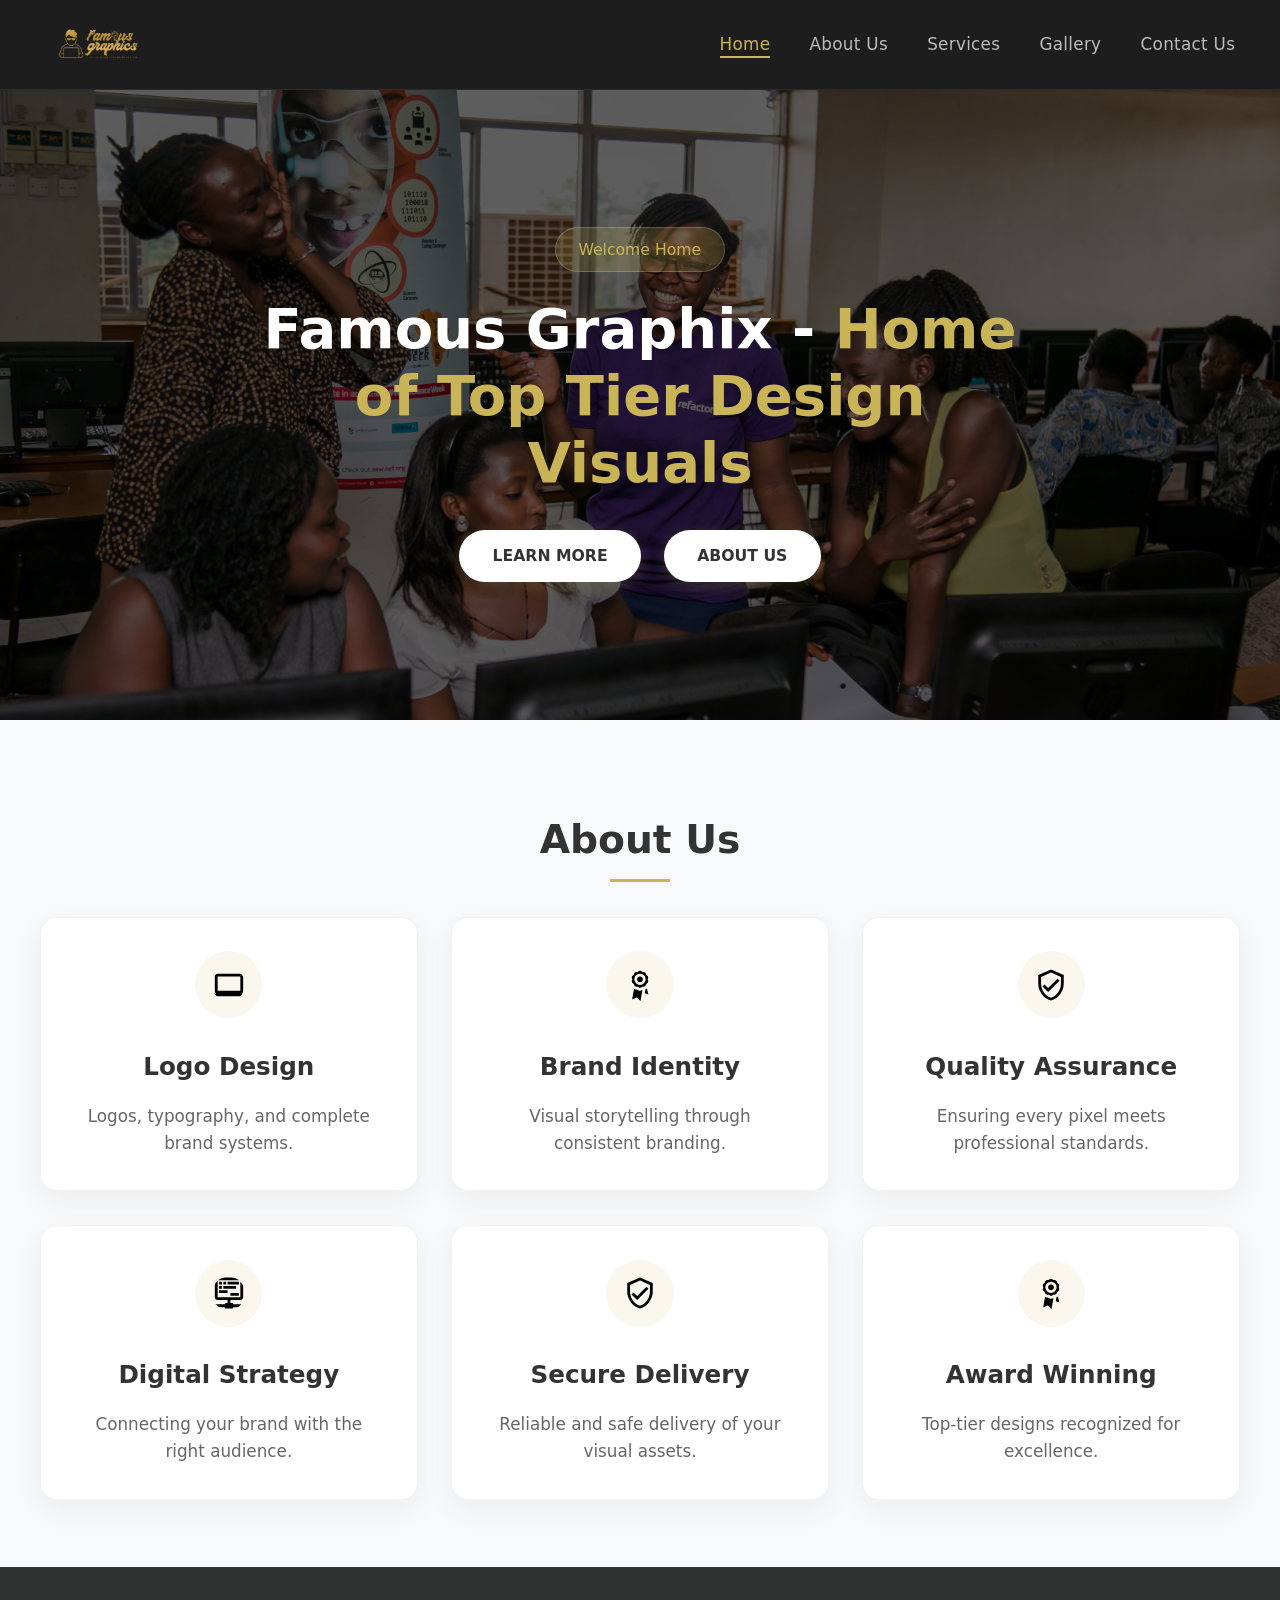
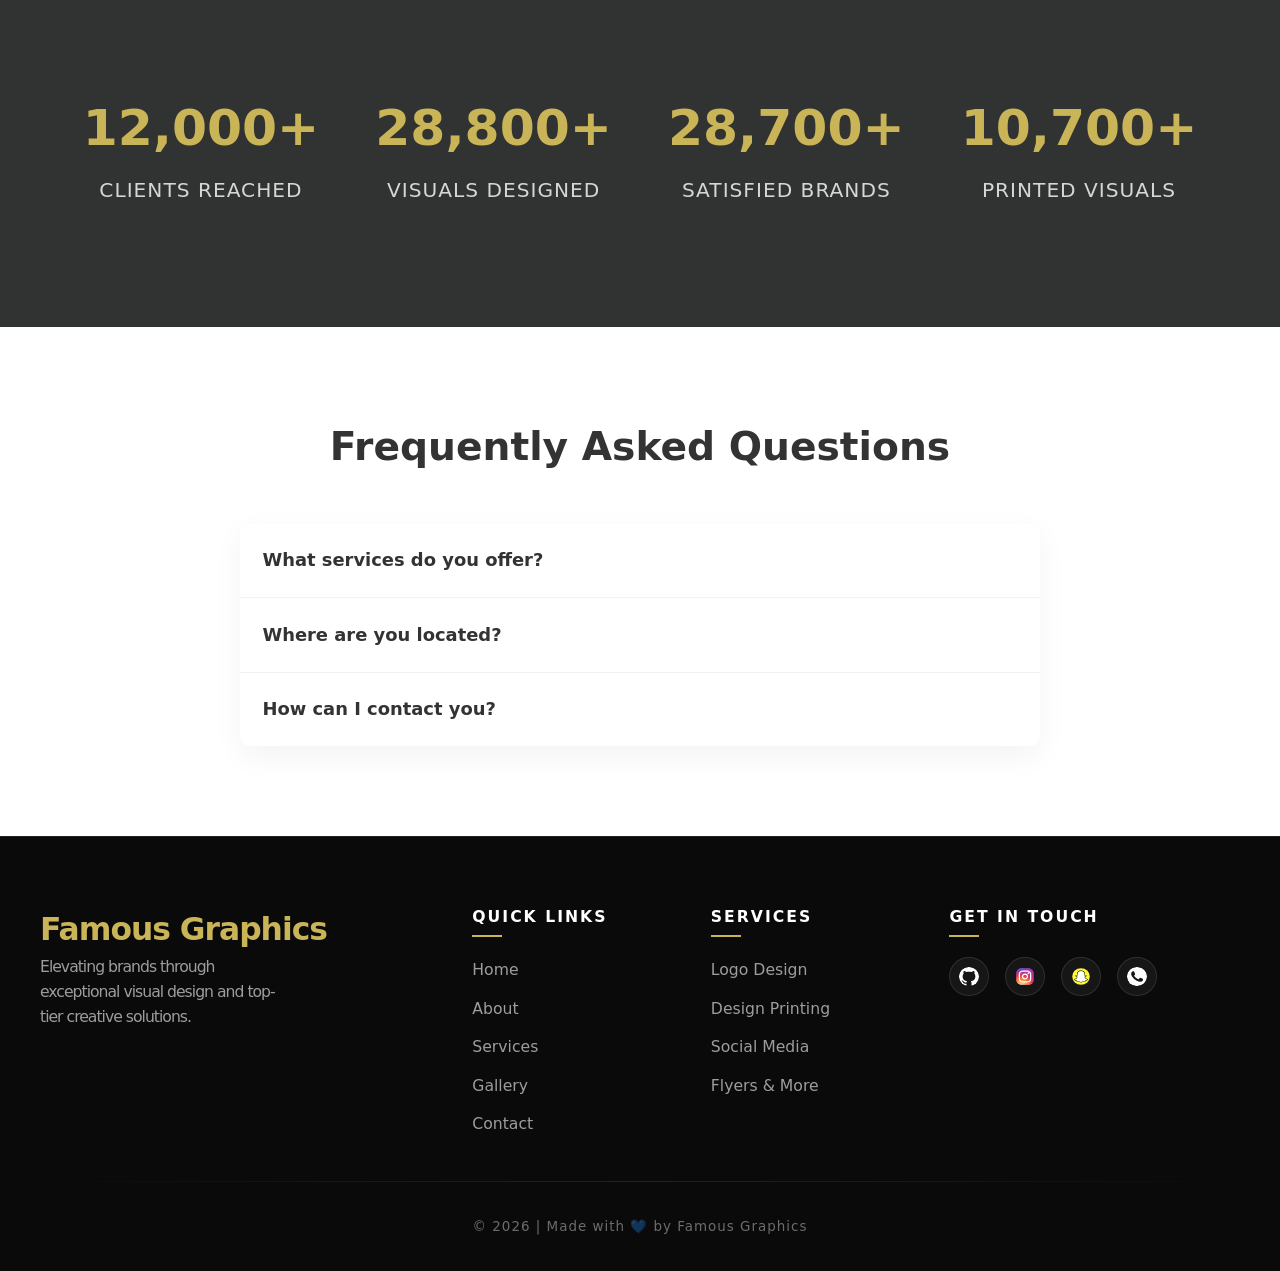
<file: index.html>
<!DOCTYPE html>
<html lang="en">
<head>
    <meta charset="UTF-8">
    <meta name="viewport" content="width=device-width, initial-scale=1.0">
    <title>FAMOUS GRAPHICS | LET US CREATE YOUR VISUAL STORY</title>
    <link rel="icon" href="img/favicon.ico">
    <link rel="stylesheet" href="css/style.css">
    <link rel="stylesheet" href="css/global.css">
</head>
<body>
    <nav class="primaryNav">
        <img src="img/newLogo.png" alt="famous graphics logo" class="famousbrand">
        <img src="img/menu.png" alt="menu" class="open" id="menuToggle">
        <ul class="navLinks">
            <li><a href="index.html" class="active">Home</a></li>
            <li><a href="about.html">About Us</a></li>
            <li><a href="services.html">Services</a></li>
            <li><a href="gallery.html">Gallery</a></li>
            <li><a href="contact.html">Contact Us</a></li>
        </ul>
    </nav>
    <header>
        <section id="headerInfo">
            <p class="welcome">Welcome Home</p>
            <h1>Famous Graphix - <span>Home of Top Tier Design Visuals</span></h1>
            <div class="btns">
                <a href="#" data-modal="learnMore">LEARN MORE</a>
                <a href="about.html">ABOUT US</a>
            </div>
        </section>
    </header>
    
    <div class="container">
        <h2>About Us</h2>
        <div class="myContainers">
            <div class="card">
                <img src="img/laptop.svg" alt="Laptop Icon">
                <h3>Logo Design</h3>
                <p>Logos, typography, and complete brand systems.</p>
            </div>
            <div class="card">
                <img src="img/seal-variant.svg" alt="Seal Icon">
                <h3>Brand Identity</h3>
                <p>Visual storytelling through consistent branding.</p>
            </div>
            <div class="card">
                <img src="img/shield-check-outline.svg" alt="Shield Icon">
                <h3>Quality Assurance</h3>
                <p>Ensuring every pixel meets professional standards.</p>
            </div>
            <div class="card">
                <img src="img/network-pos.svg" alt="Network Icon">
                <h3>Digital Strategy</h3>
                <p>Connecting your brand with the right audience.</p>
            </div>
            <div class="card">
                <img src="img/shield-check-outline.svg" alt="Shield Icon">
                <h3>Secure Delivery</h3>
                <p>Reliable and safe delivery of your visual assets.</p>
            </div>
            <div class="card">
                <img src="img/seal-variant.svg" alt="Seal Icon">
                <h3>Award Winning</h3>
                <p>Top-tier designs recognized for excellence.</p>
            </div>
        </div>
    </div>

    <section class="client">
        <div class="clientsReached">
            <div class="clientCard">
                <h2>12,000+</h2>
                <p>Clients Reached</p>
            </div>
            <div class="clientCard">
                <h2>28,800+</h2>
                <p>Visuals Designed</p>
            </div>
            <div class="clientCard">
                <h2>28,700+</h2>
                <p>Satisfied Brands</p>
            </div>
            <div class="clientCard">
                <h2>10,700+</h2>
                <p>Printed Visuals</p>
            </div>
        </div>
    </section>

    <section class="accord">
        <h1>Frequently Asked Questions</h1>
    <div class="accordion">
  <div class="accordion-item">
    <div class="accordion-question">What services do you offer?</div>
    <div class="accordion-answer">
      We provide brand identity design, web design, social media content, and creative consultation.
    </div>
  </div>

  <div class="accordion-item">
    <div class="accordion-question">Where are you located?</div>
    <div class="accordion-answer">
      We are based in Accra, Ghana, but we collaborate with clients worldwide.
    </div>
  </div>

  <div class="accordion-item">
    <div class="accordion-question">How can I contact you?</div>
    <div class="accordion-answer">
      You can reach us via email or phone, or simply fill out our contact form.
    </div>
  </div>
</div>
</section>
<footer>
    <section class="footerInfo">
        <div class="items">
            <a href="index.html" class="brand">Famous Graphics</a>
            <p>Elevating brands through exceptional visual design and top-tier creative solutions.</p>
        </div>
        <div class="navItems">
            <p class="heads">Quick Links</p>
            <ul>
                <li><a href="index.html">Home</a></li>
                <li><a href="about.html">About</a></li>
                <li><a href="services.html">Services</a></li>
                <li><a href="gallery.html">Gallery</a></li>
                <li><a href="contact.html">Contact</a></li>
            </ul>
        </div>
        <div class="services">
            <p class="heads">Services</p>
            <ul>
                <li><a href="services.html">Logo Design</a></li>
                <li><a href="services.html">Design Printing</a></li>
                <li><a href="services.html">Social Media</a></li>
                <li><a href="services.html">Flyers & More</a></li>
            </ul>
        </div>
        <div class="contact">
            <p class="heads">Get In Touch</p>
            <div class="contact-icons">
                <a href="https://github.com/FAMOUS223-hub" target="_blank" rel="noopener"><img src="img/github-142-svgrepo-com.svg" alt="GitHub"></a>
                <a href="https://www.instagram.com/famous_graphics0/" target="_blank" rel="noopener"><img src="img/instagram-1-svgrepo-com.svg" alt="Instagram"></a>
                <a href="https://www.snapchat.com/add/king_famous235" target="_blank" rel="noopener"><img src="img/snapchat-svgrepo-com.svg" alt="Snapchat"></a>
                <a href="https://wa.me/+233598109267" target="_blank" rel="noopener"><img src="img/whatsapp-128-svgrepo-com.svg" alt="WhatsApp"></a>
            </div>
        </div>
    </section> 
    <div class="footer-divider"></div>
    <p class="made">  &copy; <span id="copyRight"></span> | Made with 💙 by Famous Graphics</p>
</footer>

    <div class="modal-overlay" id="modalOverlay">
        <div class="modal" id="modal">
            <button class="modal-close" id="modalClose">&times;</button>
            <div class="modal-content" id="modalContent"></div>
        </div>
    </div>

    <script src="js/script.js"></script>
</body>
</html>
</file>
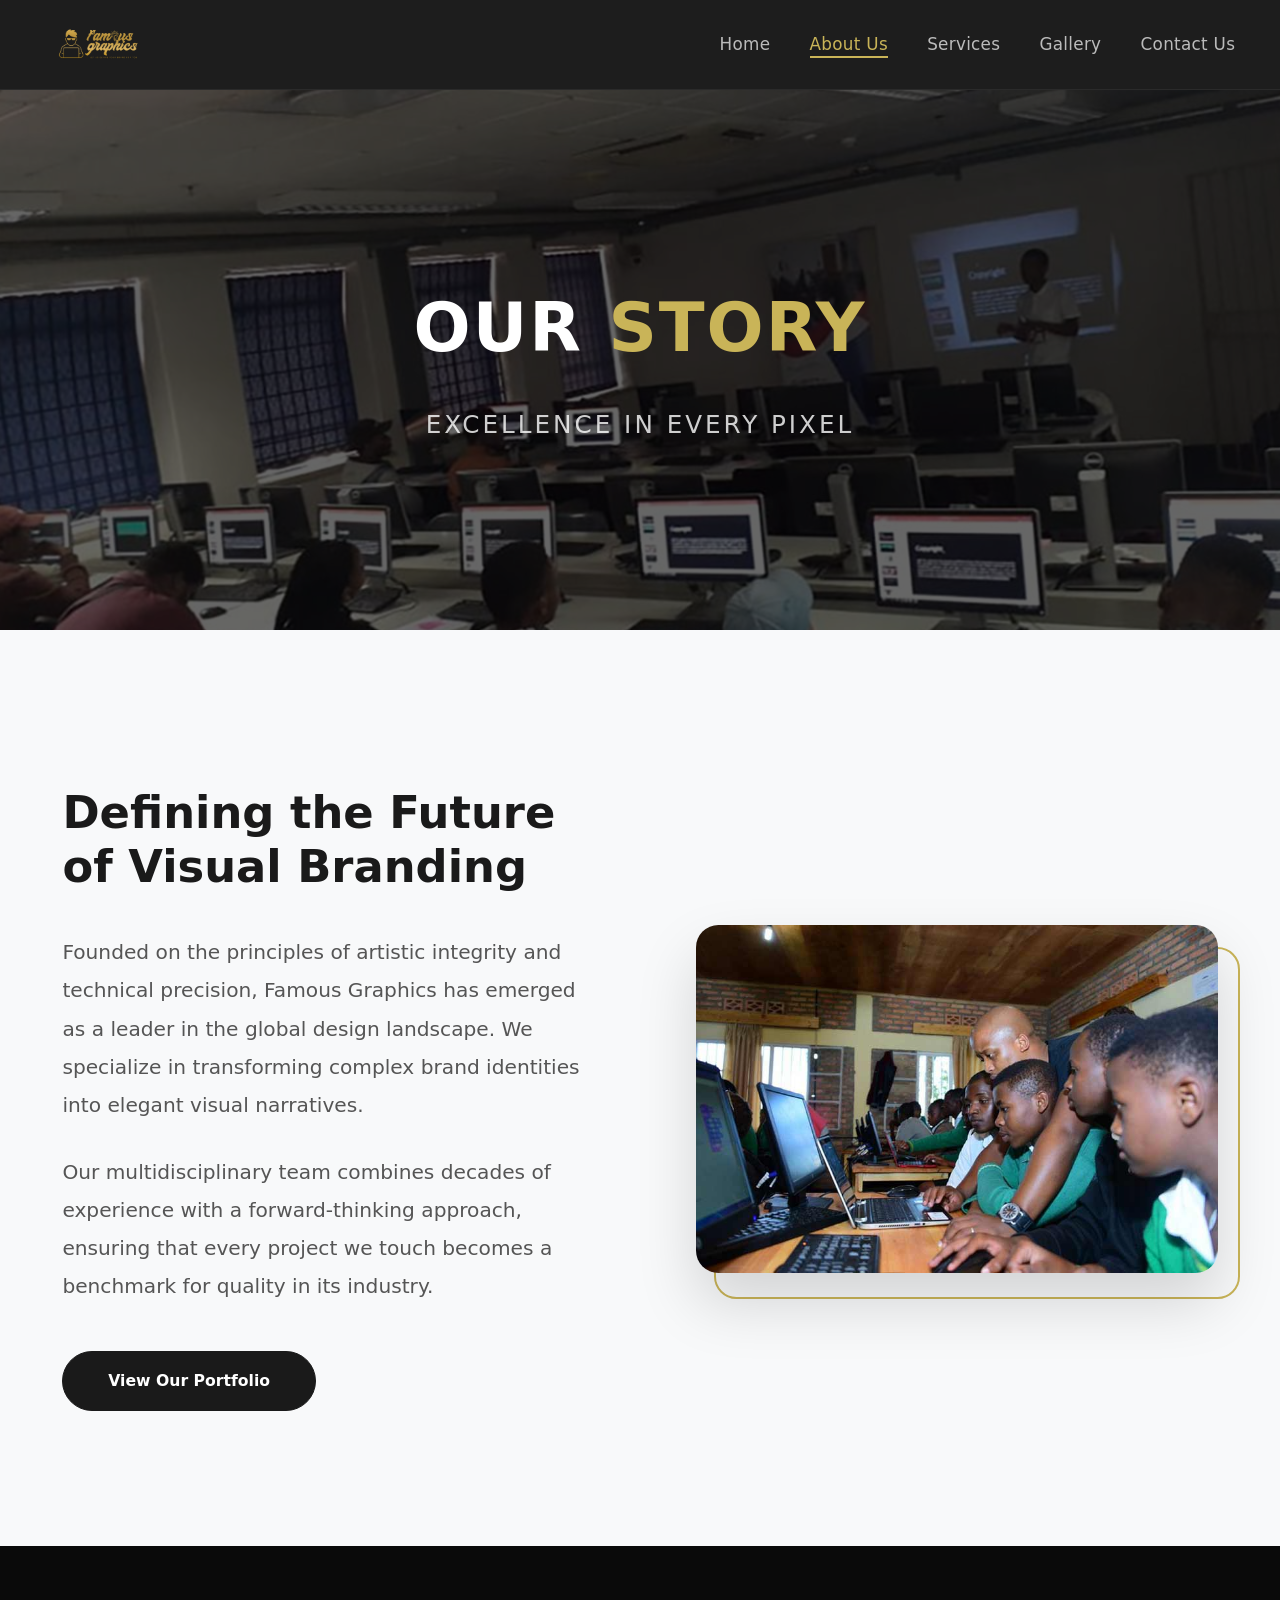
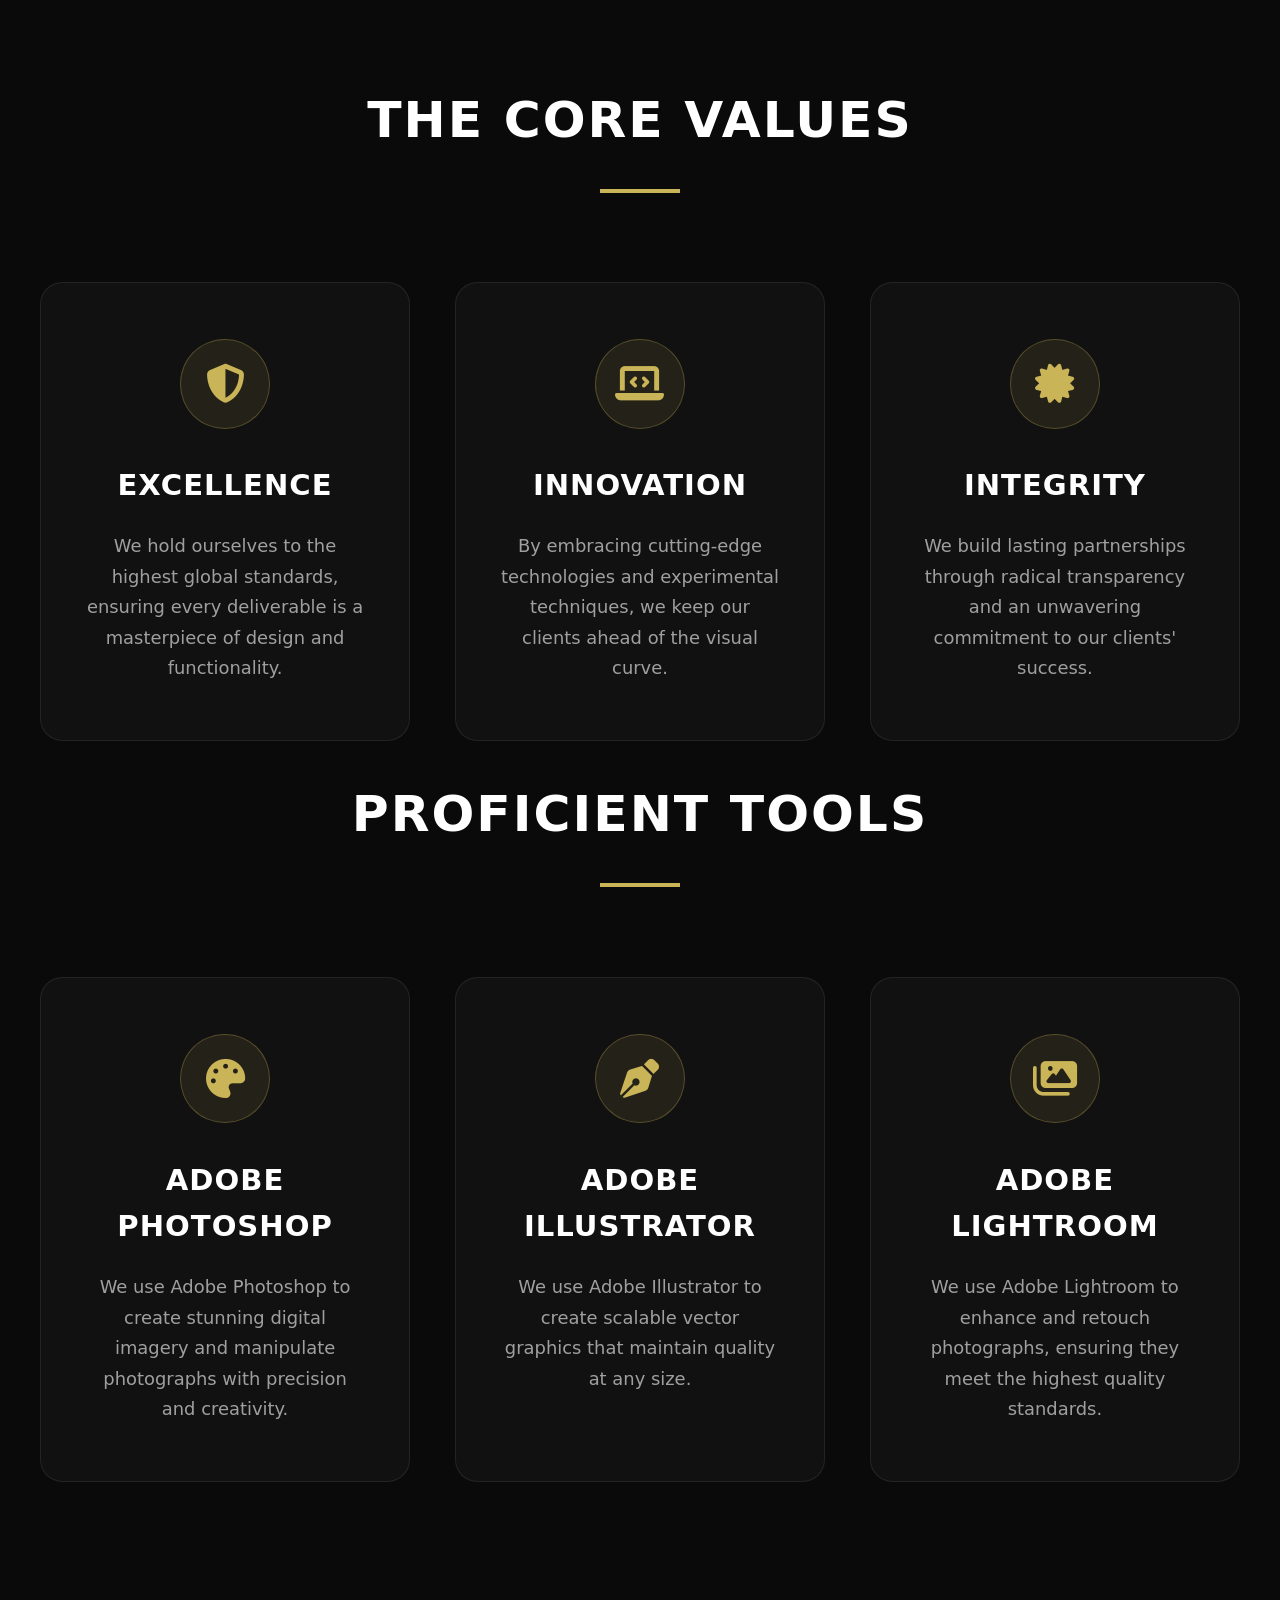
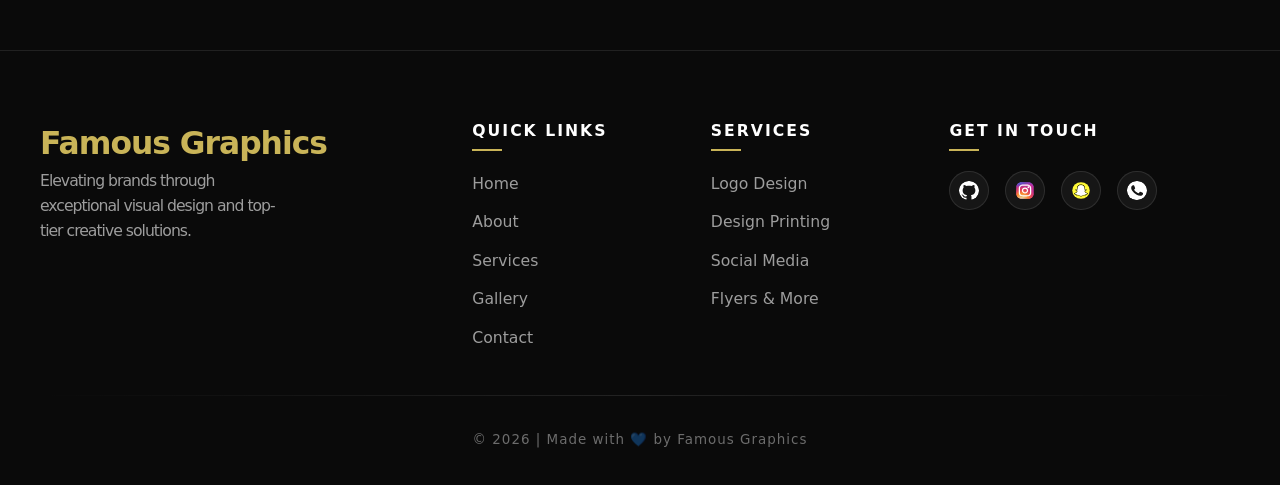
<file: about.html>
<!DOCTYPE html>
<html lang="en">
<head>
    <meta charset="UTF-8">
    <meta name="viewport" content="width=device-width, initial-scale=1.0">
    <title>About Us | FAMOUS GRAPHICS</title>
    <link rel="icon" href="img/favicon.ico">
    <link rel="stylesheet" href="css/style.css">
    <link rel="stylesheet" href="css/global.css">
    <link rel="stylesheet" href="css/about.css">
    <link rel="stylesheet" href="https://cdnjs.cloudflare.com/ajax/libs/font-awesome/6.5.1/css/all.min.css">
</head>
<body>
    <nav class="primaryNav">
        <img src="img/newLogo.png" alt="famous graphics logo" class="famousbrand">
        <img src="img/menu.png" alt="menu" class="open" id="menuToggle">
        <ul class="navLinks">
            <li><a href="index.html">Home</a></li>
            <li><a href="about.html" class="active">About Us</a></li>
            <li><a href="services.html">Services</a></li>
            <li><a href="gallery.html">Gallery</a></li>
            <li><a href="contact.html">Contact Us</a></li>
        </ul>
    </nav>
    <header class="about-hero">
        <div class="hero-content">
            <h1>Our <span>Story</span></h1>
            <p class="hero-subtitle">Excellence in every pixel</p>
        </div>
    </header>

    <section class="about-section">
        <div class="story-grid">
            <div class="story-content">
                <h2>Defining the Future of Visual Branding</h2>
                <p>Founded on the principles of artistic integrity and technical precision, Famous Graphics has emerged as a leader in the global design landscape. We specialize in transforming complex brand identities into elegant visual narratives.</p>
                <p>Our multidisciplinary team combines decades of experience with a forward-thinking approach, ensuring that every project we touch becomes a benchmark for quality in its industry.</p>
                <div class="portfolio-cta">
                    <a href="#" class="btn-portfolio" data-modal="portfolio">View Our Portfolio</a>
                </div>
            </div>
            <div class="story-image">
                <img src="img/img3.jpg" alt="Our Premium Studio Space">
            </div>
        </div>
    </section>

    <section class="values-section">
        <div class="values-header">
            <h2>THE CORE VALUES</h2>
            <div class="divider"></div>
        </div>
        <div class="values-grid">
            <div class="value-card">
                <div class="icon-box">
                    <i class="fas fa-shield-alt"></i>
                </div>
                <h3>EXCELLENCE</h3>
                <p>We hold ourselves to the highest global standards, ensuring every deliverable is a masterpiece of design and functionality.</p>
            </div>
            <div class="value-card">
                <div class="icon-box">
                    <i class="fas fa-laptop-code"></i>
                </div>
                <h3>INNOVATION</h3>
                <p>By embracing cutting-edge technologies and experimental techniques, we keep our clients ahead of the visual curve.</p>
            </div>
            <div class="value-card">
                <div class="icon-box">
                    <i class="fas fa-certificate"></i>
                </div>
                <h3>INTEGRITY</h3>
                <p>We build lasting partnerships through radical transparency and an unwavering commitment to our clients' success.</p>
            </div>
        </div>
   
        <div class="values-header">
            <h2>PROFICIENT TOOLS</h2>
            <div class="divider"></div>
        </div>
        <div class="values-grid">
            <div class="value-card">
                <div class="icon-box">
                    <i class="fas fa-palette"></i>
                </div>
                <h3>ADOBE PHOTOSHOP</h3>
                <p>We use Adobe Photoshop to create stunning digital imagery and manipulate photographs with precision and creativity.</p>
            </div>
            <div class="value-card">
                <div class="icon-box">
                    <i class="fas fa-pen-nib"></i>
                </div>
                <h3>ADOBE ILLUSTRATOR</h3>
                <p>We use Adobe Illustrator to create scalable vector graphics that maintain quality at any size.</p>
            </div>
            <div class="value-card">
                <div class="icon-box">
                    <i class="fas fa-images"></i>
                </div>
                <h3>ADOBE LIGHTROOM</h3>
                <p>We use Adobe Lightroom to enhance and retouch photographs, ensuring they meet the highest quality standards.</p>
            </div>
        </div>
    </section>

    <footer>
        <section class="footerInfo">
            <div class="items">
                <a href="index.html" class="brand">Famous Graphics</a>
                <p>Elevating brands through exceptional visual design and top-tier creative solutions.</p>
            </div>
            <div class="navItems">
                <p class="heads">Quick Links</p>
                <ul>
                    <li><a href="index.html">Home</a></li>
                    <li><a href="about.html">About</a></li>
                    <li><a href="services.html">Services</a></li>
                    <li><a href="gallery.html">Gallery</a></li>
                    <li><a href="contact.html">Contact</a></li>
                </ul>
            </div>
            <div class="services">
                <p class="heads">Services</p>
                <ul>
                    <li><a href="services.html">Logo Design</a></li>
                    <li><a href="services.html">Design Printing</a></li>
                    <li><a href="services.html">Social Media</a></li>
                    <li><a href="services.html">Flyers & More</a></li>
                </ul>
            </div>
            <div class="contact">
                <p class="heads">Get In Touch</p>
                <div class="contact-icons">
                    <a href="https://github.com/FAMOUS223-hub" target="_blank" rel="noopener"><img src="img/github-142-svgrepo-com.svg" alt="GitHub"></a>
                    <a href="https://www.instagram.com/famous_graphics0/" target="_blank" rel="noopener"><img src="img/instagram-1-svgrepo-com.svg" alt="Instagram"></a>
                    <a href="https://www.snapchat.com/add/king_famous235" target="_blank" rel="noopener"><img src="img/snapchat-svgrepo-com.svg" alt="Snapchat"></a>
                    <a href="https://wa.me/+233598109267" target="_blank" rel="noopener"><img src="img/whatsapp-128-svgrepo-com.svg" alt="WhatsApp"></a>
                </div>
            </div>
        </section> 
        <div class="footer-divider"></div>
        <p class="made">  &copy; <span id="copyRight"></span> | Made with 💙 by Famous Graphics</p>
    </footer>

    <div class="modal-overlay" id="modalOverlay">
        <div class="modal" id="modal">
            <button class="modal-close" id="modalClose">&times;</button>
            <div class="modal-content" id="modalContent"></div>
        </div>
    </div>

    <script src="js/script.js"></script>
    <script src="js/about.js"></script>
</body>
</html>
</file>
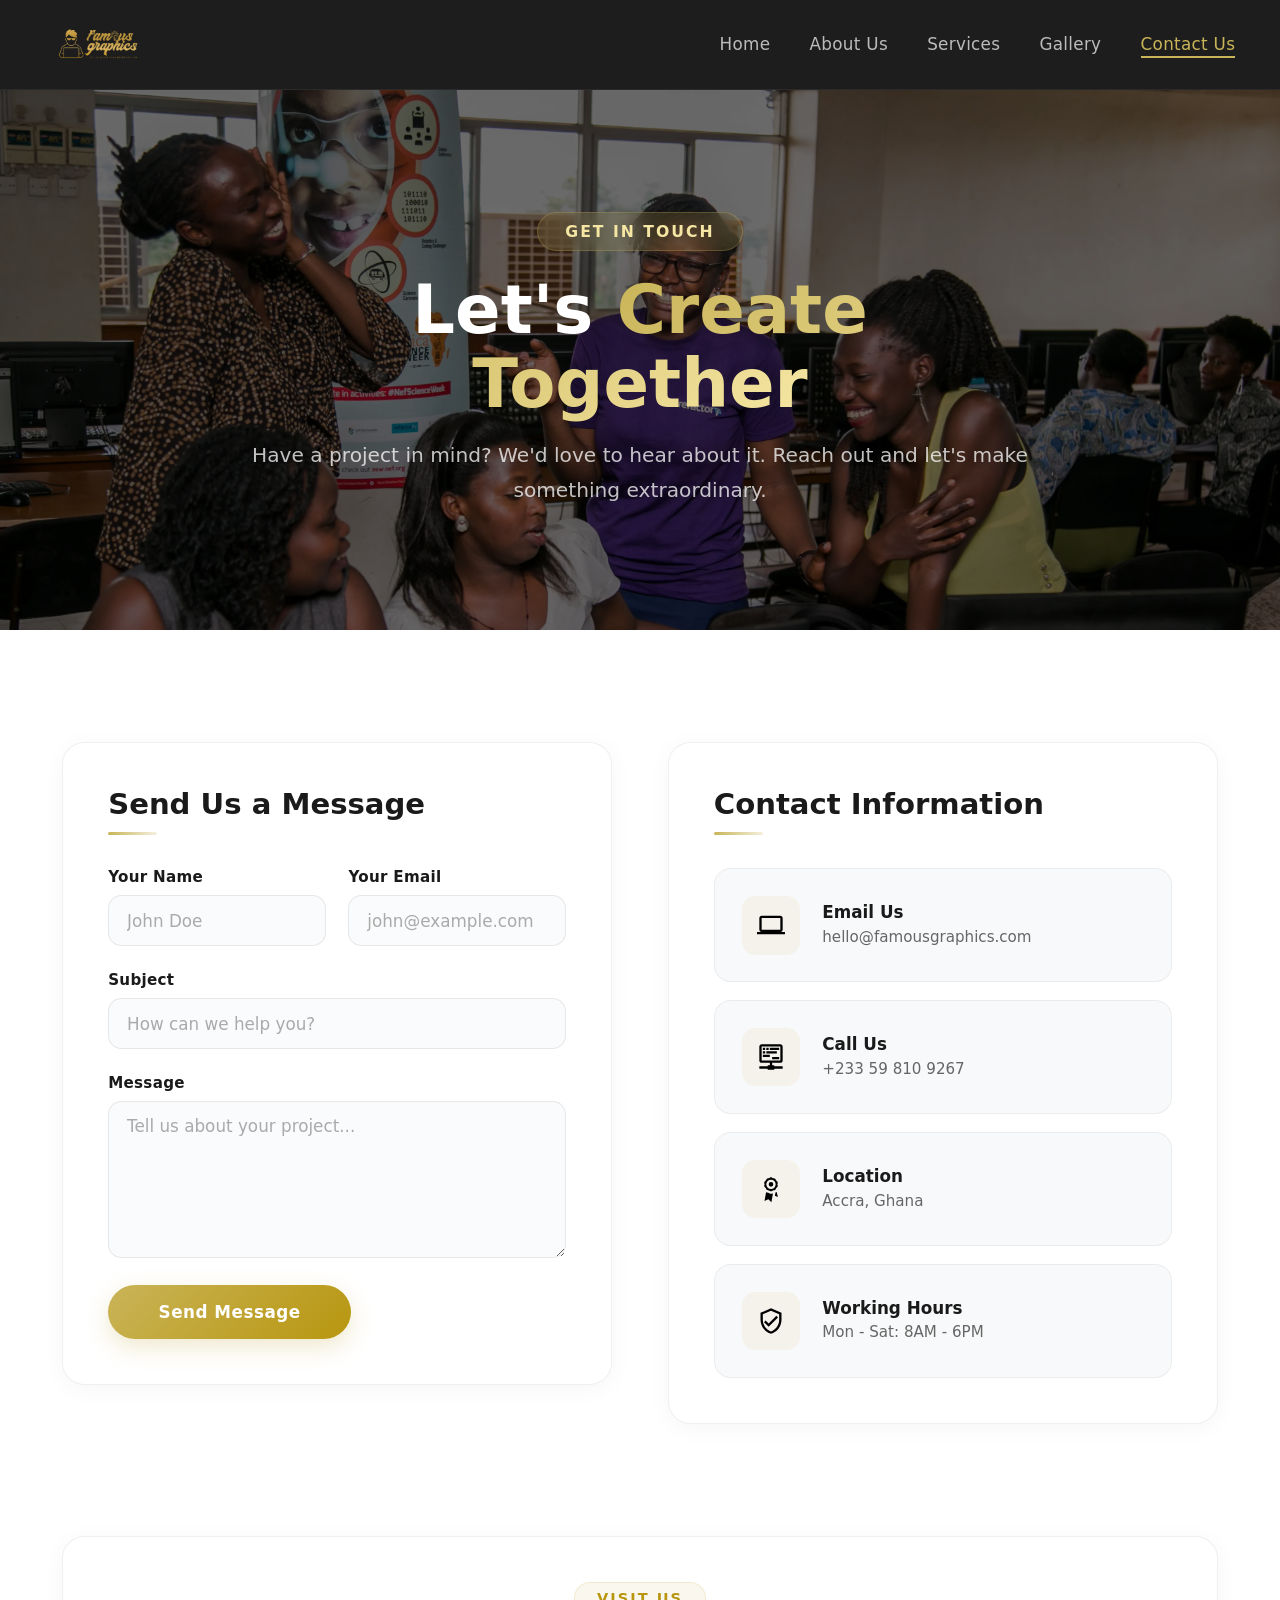
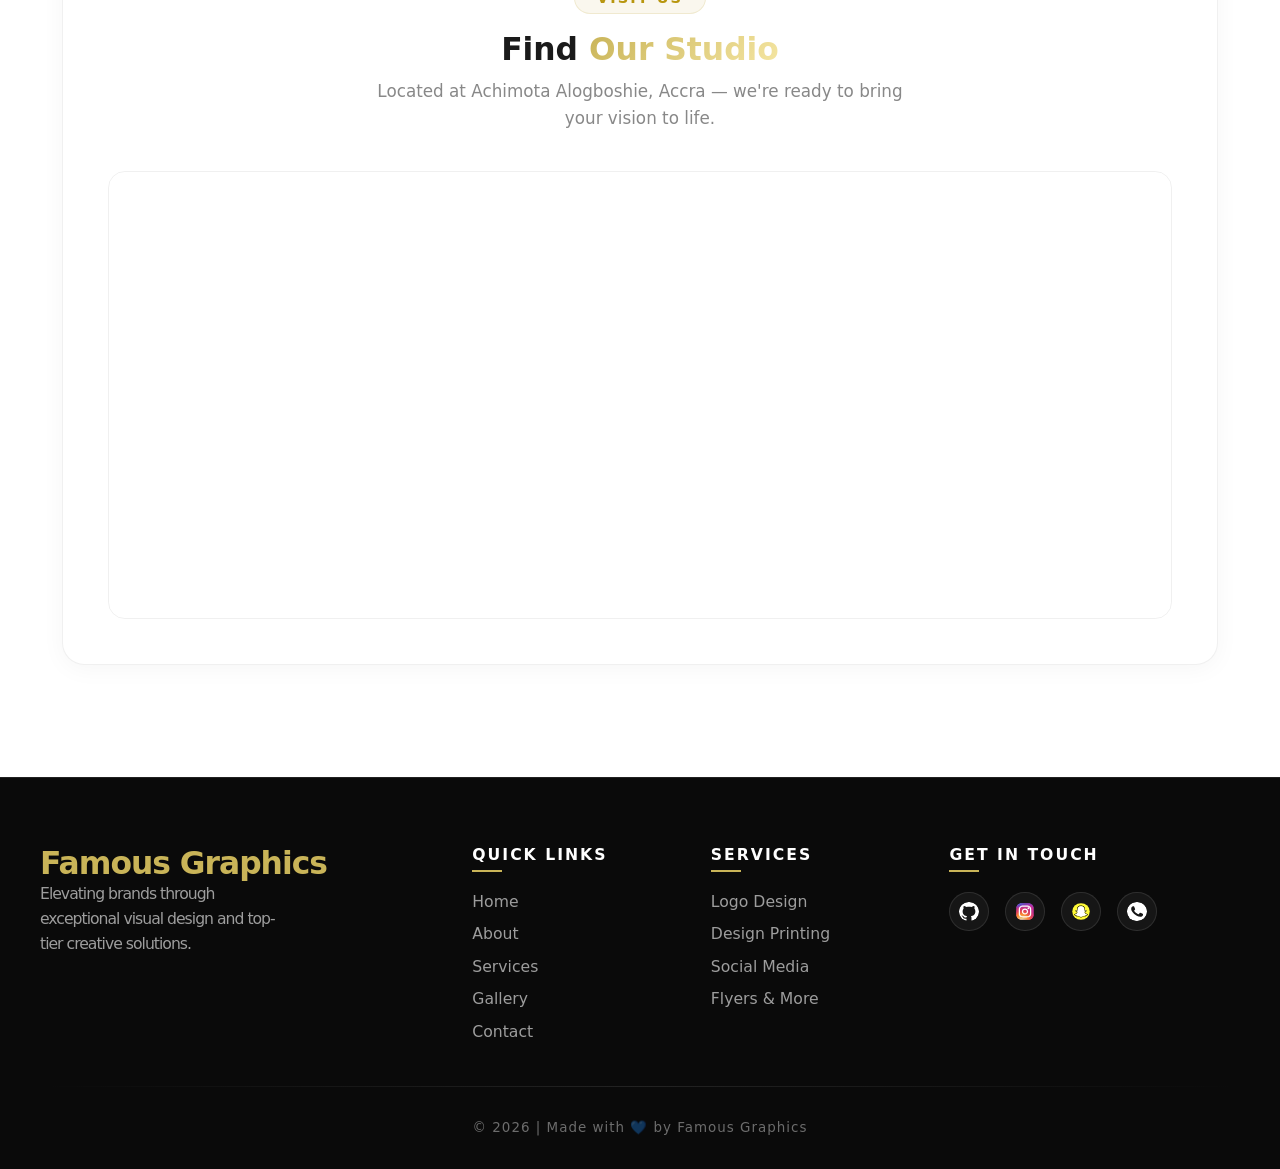
<file: contact.html>
<!DOCTYPE html>
<html lang="en">
<head>
    <meta charset="UTF-8">
    <meta name="viewport" content="width=device-width, initial-scale=1.0">
    <title>Contact Us | FAMOUS GRAPHICS</title>
    <link rel="icon" href="img/favicon.ico">
    <link rel="stylesheet" href="css/global.css">
    <link rel="stylesheet" href="css/contact.css">
</head>
<body>
    <nav class="primaryNav">
        <img src="img/newLogo.png" alt="famous graphics logo" class="famousbrand">
        <img src="img/menu.png" alt="menu" class="open" id="menuToggle">
        <ul class="navLinks">
            <li><a href="index.html">Home</a></li>
            <li><a href="about.html">About Us</a></li>
            <li><a href="services.html">Services</a></li>
            <li><a href="gallery.html">Gallery</a></li>
            <li><a href="contact.html" class="active">Contact Us</a></li>
        </ul>
    </nav>

    <section class="contact-hero">
        <div class="contact-hero-content">
            <span class="contact-badge">Get In Touch</span>
            <h1>Let's <span>Create Together</span></h1>
            <p>Have a project in mind? We'd love to hear about it. Reach out and let's make something extraordinary.</p>
        </div>
    </section>

    <section class="contact-section">
        <div class="contact-grid">
            <div class="contact-form-wrapper">
                <h2>Send Us a Message</h2>
                <form class="contact-form" id="contactForm">
                    <div class="form-row">
                        <div class="form-group">
                            <label for="name">Your Name</label>
                            <input type="text" id="name" name="name" placeholder="John Doe" required>
                        </div>
                        <div class="form-group">
                            <label for="email">Your Email</label>
                            <input type="email" id="email" name="email" placeholder="john@example.com" required>
                        </div>
                    </div>
                    <div class="form-group">
                        <label for="subject">Subject</label>
                        <input type="text" id="subject" name="subject" placeholder="How can we help you?" required>
                    </div>
                    <div class="form-group">
                        <label for="message">Message</label>
                        <textarea id="message" name="message" rows="6" placeholder="Tell us about your project..." required></textarea>
                    </div>
                    <button type="submit" class="submit-btn"><span>Send Message</span></button>
                </form>
            </div>

            <div class="contact-info-wrapper">
                <h2>Contact Information</h2>
                <div class="info-cards">
                    <div class="info-card">
                        <div class="info-icon">
                            <img src="img/laptop.svg" alt="Email">
                        </div>
                        <div class="info-card-content">
                            <h3>Email Us</h3>
                            <a href="mailto:hello@famousgraphics.com">hello@famousgraphics.com</a>
                        </div>
                    </div>
                    <div class="info-card">
                        <div class="info-icon">
                            <img src="img/network-pos.svg" alt="Phone">
                        </div>
                        <div class="info-card-content">
                            <h3>Call Us</h3>
                            <a href="tel:+233598109267">+233 59 810 9267</a>
                        </div>
                    </div>
                    <div class="info-card">
                        <div class="info-icon">
                            <img src="img/seal-variant.svg" alt="Location">
                        </div>
                        <div class="info-card-content">
                            <h3>Location</h3>
                            <p>Accra, Ghana</p>
                        </div>
                    </div>
                    <div class="info-card">
                        <div class="info-icon">
                            <img src="img/shield-check-outline.svg" alt="Hours">
                        </div>
                        <div class="info-card-content">
                            <h3>Working Hours</h3>
                            <p>Mon - Sat: 8AM - 6PM</p>
                        </div>
                    </div>
                </div>
            </div>
        </div>
    </section>

    <section class="map-section">
        <div class="map-container">
            <div class="map-header">
                <span class="map-badge">Visit Us</span>
                <h2>Find <span>Our Studio</span></h2>
                <p>Located at Achimota Alogboshie, Accra — we're ready to bring your vision to life.</p>
            </div>
            <div class="map-wrapper">
                <iframe
                    src="https://www.google.com/maps/embed?pb=!1m18!1m12!1m3!1d3970.5!2d-0.2474!3d5.6311!2m3!1f0!2f0!3f0!3m2!1i1024!2i768!4f13.1!3m3!1m2!1s0x0%3A0x0!2sAchimota%20Alogboshie%2C%20Accra!5e0!3m2!1sen!2s!4v1"
                    width="100%"
                    height="100%"
                    style="border:0;"
                    allowfullscreen=""
                    loading="lazy"
                    referrerpolicy="no-referrer-when-downgrade"
                    title="Famous Graphics Location"
                ></iframe>
            </div>
        </div>
    </section>

    <footer>
        <section class="footerInfo">
            <div class="items">
                <a href="index.html" class="brand">Famous Graphics</a>
                <p>Elevating brands through exceptional visual design and top-tier creative solutions.</p>
            </div>
            <div class="navItems">
                <p class="heads">Quick Links</p>
                <ul>
                    <li><a href="index.html">Home</a></li>
                    <li><a href="about.html">About</a></li>
                    <li><a href="services.html">Services</a></li>
                    <li><a href="gallery.html">Gallery</a></li>
                    <li><a href="contact.html">Contact</a></li>
                </ul>
            </div>
            <div class="services">
                <p class="heads">Services</p>
                <ul>
                    <li><a href="services.html">Logo Design</a></li>
                    <li><a href="services.html">Design Printing</a></li>
                    <li><a href="services.html">Social Media</a></li>
                    <li><a href="services.html">Flyers & More</a></li>
                </ul>
            </div>
            <div class="contact">
                <p class="heads">Get In Touch</p>
                <div class="contact-icons">
                    <a href="https://github.com/FAMOUS223-hub" target="_blank" rel="noopener"><img src="img/github-142-svgrepo-com.svg" alt="GitHub"></a>
                    <a href="https://www.instagram.com/famous_graphics0/" target="_blank" rel="noopener"><img src="img/instagram-1-svgrepo-com.svg" alt="Instagram"></a>
                    <a href="https://www.snapchat.com/add/king_famous235" target="_blank" rel="noopener"><img src="img/snapchat-svgrepo-com.svg" alt="Snapchat"></a>
                    <a href="https://wa.me/+233598109267" target="_blank" rel="noopener"><img src="img/whatsapp-128-svgrepo-com.svg" alt="WhatsApp"></a>
                </div>
            </div>
        </section> 
        <div class="footer-divider"></div>
        <p class="made">  &copy; <span id="copyRight"></span> | Made with 💙 by Famous Graphics</p>
    </footer>

    <div class="modal-overlay" id="modalOverlay">
        <div class="modal" id="modal">
            <button class="modal-close" id="modalClose">&times;</button>
            <div class="modal-content" id="modalContent"></div>
        </div>
    </div>

    <script src="js/script.js"></script>
</body>
</html>
</file>
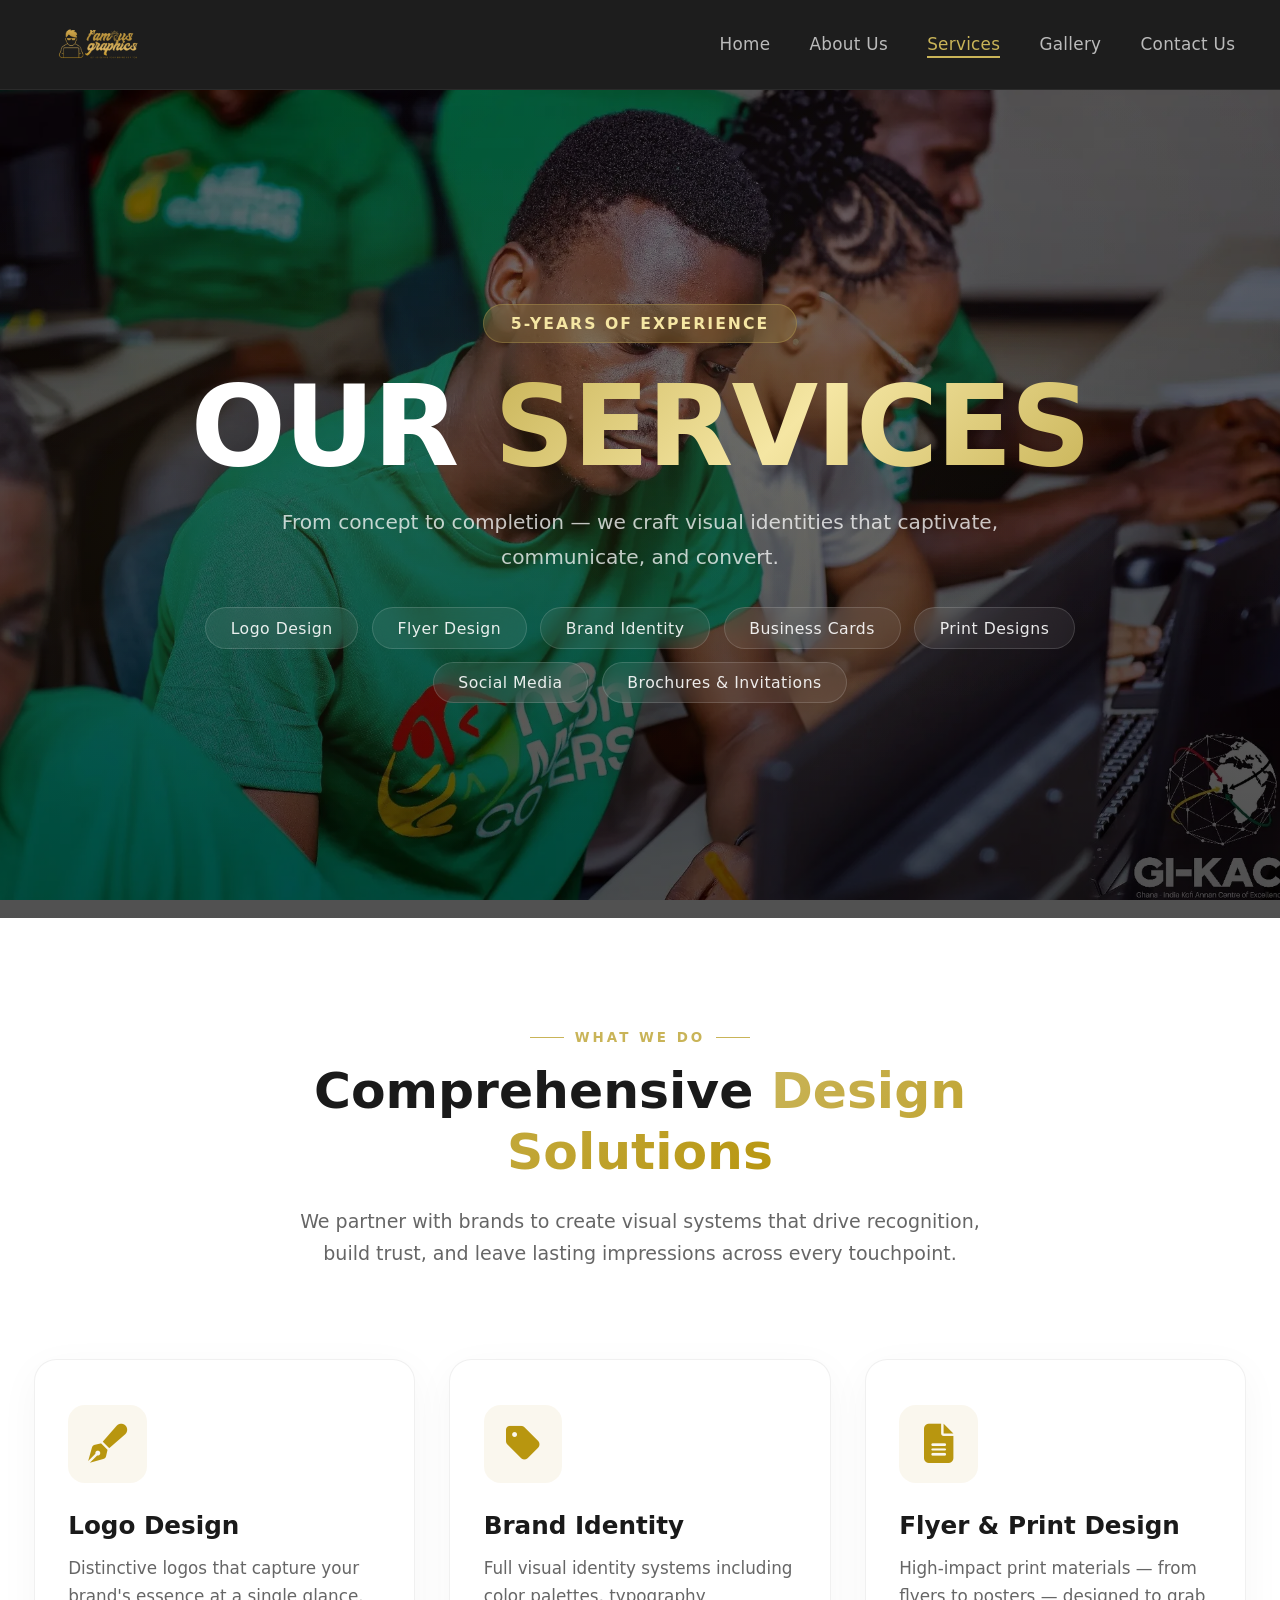
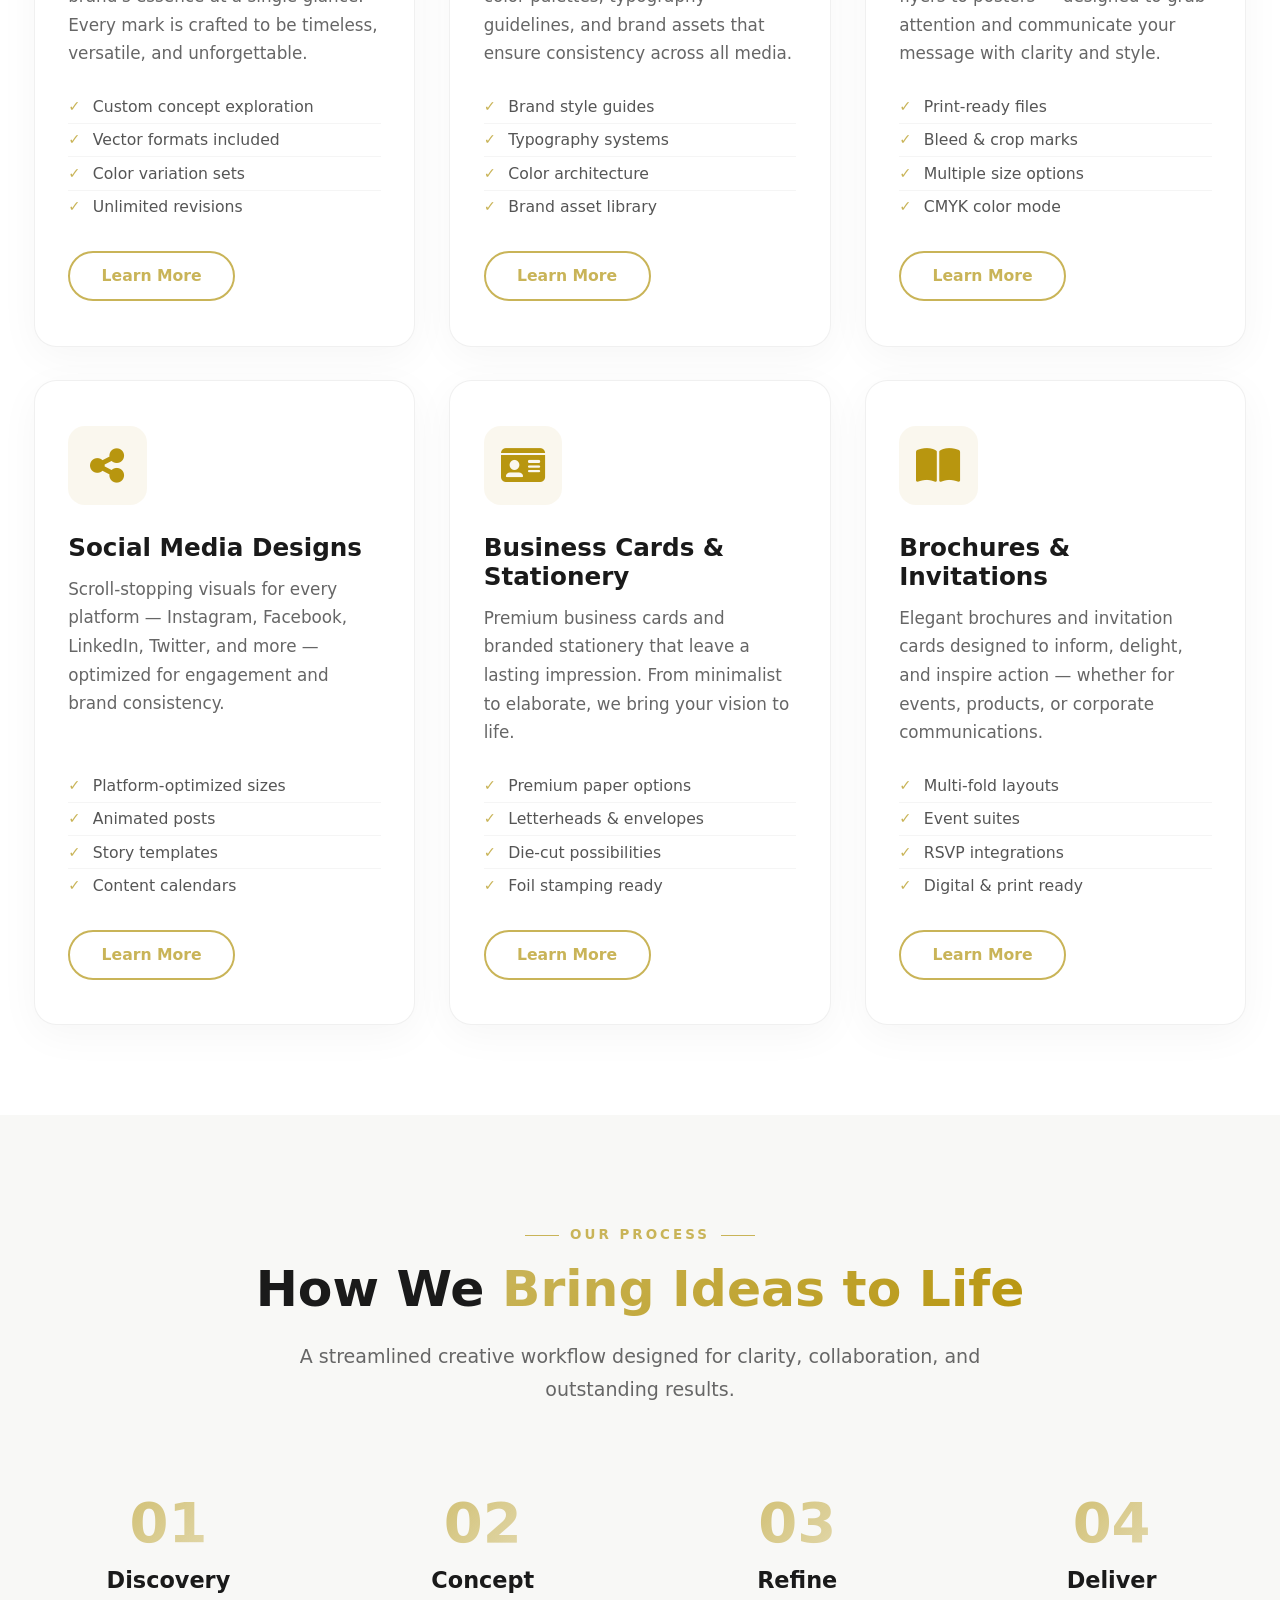
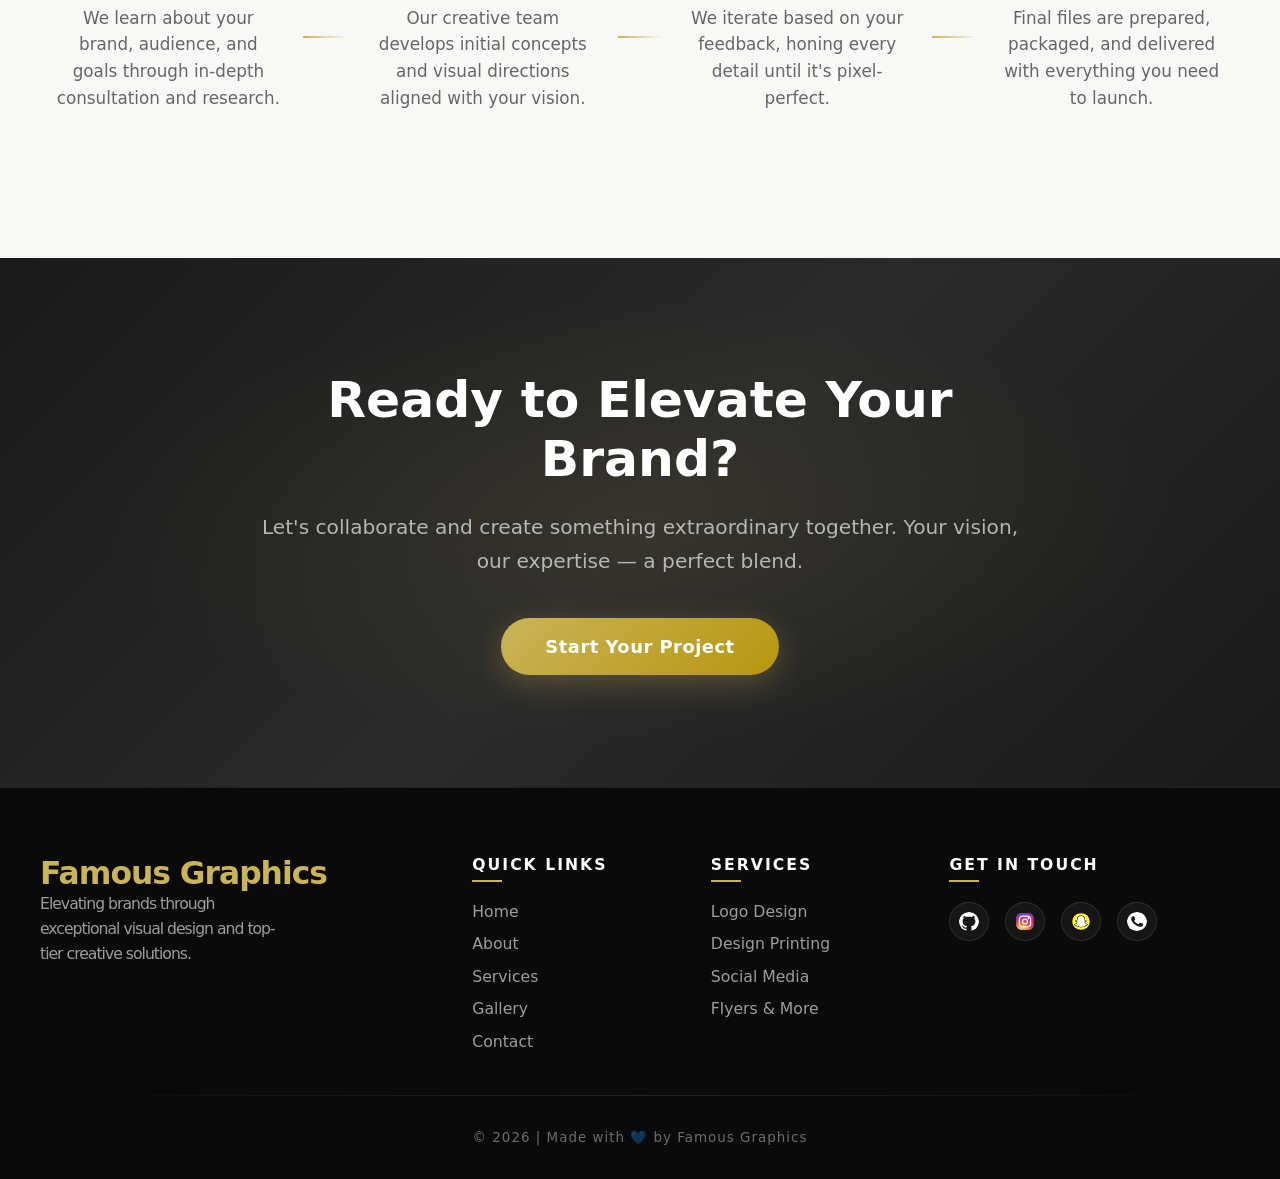
<file: services.html>
<!DOCTYPE html>
<html lang="en">
<head>
    <meta charset="UTF-8">
    <meta name="viewport" content="width=device-width, initial-scale=1.0">
    <title>Our Services | FAMOUS GRAPHICS</title>
    <link rel="icon" href="img/favicon.ico">
    <link rel="stylesheet" href="css/global.css">
    <link rel="stylesheet" href="css/services.css">
    <link rel="stylesheet" href="https://cdnjs.cloudflare.com/ajax/libs/font-awesome/6.5.1/css/all.min.css">
</head>
<body>
    <nav class="primaryNav">
        <img src="img/newLogo.png" alt="famous graphics logo" class="famousbrand">
        <img src="img/menu.png" alt="menu" class="open" id="menuToggle">
        <ul class="navLinks">
            <li><a href="index.html">Home</a></li>
            <li><a href="about.html">About Us</a></li>
            <li><a href="services.html" class="active">Services</a></li>
            <li><a href="gallery.html">Gallery</a></li>
            <li><a href="contact.html">Contact Us</a></li>
        </ul>
    </nav>
    <header class="heroSection">
        <div class="hero-overlay"></div>
        <div class="hero-container">
            <p class="hero-badge">5-YEARS OF EXPERIENCE</p>
            <h1>OUR <span>SERVICES</span></h1>
            <p class="hero-desc">From concept to completion — we craft visual identities that captivate, communicate, and convert.</p>
            <div class="whatWeDo">
                <span class="service-tag">Logo Design</span>
                <span class="service-tag">Flyer Design</span>
                <span class="service-tag">Brand Identity</span>
                <span class="service-tag">Business Cards</span>
                <span class="service-tag">Print Designs</span>
                <span class="service-tag">Social Media</span>
                <span class="service-tag">Brochures & Invitations</span>
            </div>
        </div>
    </header>

    <section class="services-intro">
        <div class="section-label">What We Do</div>
        <h2>Comprehensive <span>Design Solutions</span></h2>
        <p class="section-desc">We partner with brands to create visual systems that drive recognition, build trust, and leave lasting impressions across every touchpoint.</p>
    </section>

    <section class="services-grid">
        <div class="service-card">
            <div class="card-icon">
                <i class="fas fa-pen-fancy"></i>
            </div>
            <h3>Logo Design</h3>
            <p>Distinctive logos that capture your brand's essence at a single glance. Every mark is crafted to be timeless, versatile, and unforgettable.</p>
            <ul class="card-features">
                <li>Custom concept exploration</li>
                <li>Vector formats included</li>
                <li>Color variation sets</li>
                <li>Unlimited revisions</li>
            </ul>
            <a href="#" class="card-cta" data-modal="logoDesign">Learn More</a>
        </div>

        <div class="service-card">
            <div class="card-icon">
                <i class="fas fa-tag"></i>
            </div>
            <h3>Brand Identity</h3>
            <p>Full visual identity systems including color palettes, typography guidelines, and brand assets that ensure consistency across all media.</p>
            <ul class="card-features">
                <li>Brand style guides</li>
                <li>Typography systems</li>
                <li>Color architecture</li>
                <li>Brand asset library</li>
            </ul>
            <a href="#" class="card-cta" data-modal="brandIdentity">Learn More</a>
        </div>

        <div class="service-card">
            <div class="card-icon">
                <i class="fas fa-file-alt"></i>
            </div>
            <h3>Flyer &amp; Print Design</h3>
            <p>High-impact print materials — from flyers to posters — designed to grab attention and communicate your message with clarity and style.</p>
            <ul class="card-features">
                <li>Print-ready files</li>
                <li>Bleed & crop marks</li>
                <li>Multiple size options</li>
                <li>CMYK color mode</li>
            </ul>
            <a href="#" class="card-cta" data-modal="flyerPrint">Learn More</a>
        </div>

        <div class="service-card">
            <div class="card-icon">
                <i class="fas fa-share-nodes"></i>
            </div>
            <h3>Social Media Designs</h3>
            <p>Scroll-stopping visuals for every platform — Instagram, Facebook, LinkedIn, Twitter, and more — optimized for engagement and brand consistency.</p>
            <ul class="card-features">
                <li>Platform-optimized sizes</li>
                <li>Animated posts</li>
                <li>Story templates</li>
                <li>Content calendars</li>
            </ul>
            <a href="#" class="card-cta" data-modal="socialMedia">Learn More</a>
        </div>

        <div class="service-card">
            <div class="card-icon">
                <i class="fas fa-id-card"></i>
            </div>
            <h3>Business Cards &amp; Stationery</h3>
            <p>Premium business cards and branded stationery that leave a lasting impression. From minimalist to elaborate, we bring your vision to life.</p>
            <ul class="card-features">
                <li>Premium paper options</li>
                <li>Letterheads & envelopes</li>
                <li>Die-cut possibilities</li>
                <li>Foil stamping ready</li>
            </ul>
            <a href="#" class="card-cta" data-modal="businessCards">Learn More</a>
        </div>

        <div class="service-card">
            <div class="card-icon">
                <i class="fas fa-book-open"></i>
            </div>
            <h3>Brochures &amp; Invitations</h3>
            <p>Elegant brochures and invitation cards designed to inform, delight, and inspire action — whether for events, products, or corporate communications.</p>
            <ul class="card-features">
                <li>Multi-fold layouts</li>
                <li>Event suites</li>
                <li>RSVP integrations</li>
                <li>Digital & print ready</li>
            </ul>
            <a href="#" class="card-cta" data-modal="brochures">Learn More</a>
        </div>
    </section>

    <section class="process-section">
        <div class="section-label">Our Process</div>
        <h2>How We <span>Bring Ideas to Life</span></h2>
        <p class="section-desc">A streamlined creative workflow designed for clarity, collaboration, and outstanding results.</p>
        <div class="process-steps">
            <div class="step">
                <div class="step-number">01</div>
                <h3>Discovery</h3>
                <p>We learn about your brand, audience, and goals through in-depth consultation and research.</p>
            </div>
            <div class="step-connector"></div>
            <div class="step">
                <div class="step-number">02</div>
                <h3>Concept</h3>
                <p>Our creative team develops initial concepts and visual directions aligned with your vision.</p>
            </div>
            <div class="step-connector"></div>
            <div class="step">
                <div class="step-number">03</div>
                <h3>Refine</h3>
                <p>We iterate based on your feedback, honing every detail until it's pixel-perfect.</p>
            </div>
            <div class="step-connector"></div>
            <div class="step">
                <div class="step-number">04</div>
                <h3>Deliver</h3>
                <p>Final files are prepared, packaged, and delivered with everything you need to launch.</p>
            </div>
        </div>
    </section>

    <section class="cta-section">
        <div class="cta-content">
            <h2>Ready to Elevate Your Brand?</h2>
            <p>Let's collaborate and create something extraordinary together. Your vision, our expertise — a perfect blend.</p>
            <a href="#" class="cta-btn" data-modal="startProject">Start Your Project</a>
        </div>
    </section>

    <footer>
        <section class="footerInfo">
            <div class="items">
                <a href="index.html" class="brand">Famous Graphics</a>
                <p>Elevating brands through exceptional visual design and top-tier creative solutions.</p>
            </div>
            <div class="navItems">
                <p class="heads">Quick Links</p>
                <ul>
                    <li><a href="index.html">Home</a></li>
                    <li><a href="about.html">About</a></li>
                    <li><a href="services.html">Services</a></li>
                    <li><a href="gallery.html">Gallery</a></li>
                    <li><a href="contact.html">Contact</a></li>
                </ul>
            </div>
            <div class="services">
                <p class="heads">Services</p>
                <ul>
                    <li><a href="services.html">Logo Design</a></li>
                    <li><a href="services.html">Design Printing</a></li>
                    <li><a href="services.html">Social Media</a></li>
                    <li><a href="services.html">Flyers & More</a></li>
                </ul>
            </div>
            <div class="contact">
                <p class="heads">Get In Touch</p>
                <div class="contact-icons">
                    <a href="https://github.com/FAMOUS223-hub" target="_blank" rel="noopener"><img src="img/github-142-svgrepo-com.svg" alt="GitHub"></a>
                    <a href="https://www.instagram.com/famous_graphics0/" target="_blank" rel="noopener"><img src="img/instagram-1-svgrepo-com.svg" alt="Instagram"></a>
                    <a href="https://www.snapchat.com/add/king_famous235" target="_blank" rel="noopener"><img src="img/snapchat-svgrepo-com.svg" alt="Snapchat"></a>
                    <a href="https://wa.me/+233598109267" target="_blank" rel="noopener"><img src="img/whatsapp-128-svgrepo-com.svg" alt="WhatsApp"></a>
                </div>
            </div>
        </section>
        <div class="footer-divider"></div>
        <p class="made">  &copy; <span id="copyRight"></span> | Made with 💙 by Famous Graphics</p>
    </footer>

    <div class="modal-overlay" id="modalOverlay">
        <div class="modal" id="modal">
            <button class="modal-close" id="modalClose">&times;</button>
            <div class="modal-content" id="modalContent"></div>
        </div>
    </div>

    <script src="js/script.js"></script>
</body>
</html>
</file>
<file: css/style.css>
body{
    background-color: #f8f9fa;
    color: #333;
    line-height: 1.6;
}
header{
    background-image: url(../img/img1.webp);
    background-position: center;
    background-size: cover;
    background-repeat: no-repeat;
    height: 70vh;
    background-color: rgba(0, 0, 0, 0.6);
    background-blend-mode: overlay;
    color: white;
    display: flex;
    justify-content: center;
    align-items: center;
    text-align: center;
    background-attachment: fixed;
    margin-bottom: 2rem;
}
#headerInfo{
    display: flex;
    justify-content: center;
    align-items: center;
    flex-direction: column;
    max-width: 800px;
    padding: 2rem;
}
section .welcome{
    background-color: rgba(201, 180, 88, 0.2);
    color: #c9b458;
    padding: 0.8rem 2rem;
    font-size: 1.4rem;
    border-radius: 5rem;
    border: 1px solid rgba(255, 255, 255, 0.2);
    margin-bottom: 2rem;
    display: inline-block;
}
#headerInfo h1{
    font-size: 5rem;
    margin-bottom: 2rem;
    line-height: 1.2;
}

#headerInfo span{
    color: #c9b458;
}

.btns{
    display: flex;
    justify-content: center;
    gap: 2rem;
    margin-top: 1rem;
}
.btns a{
    background-color: #fff;
    padding: 1.2rem 3rem;
    font-size: 1.4rem;
    font-weight: 600;
    color: #333;
    border-radius: 50rem;
    transition: all 0.3s ease;
    box-shadow: 0 4px 15px rgba(201, 180, 88, 0.2);
}

.btns a:hover{
    background-color: #c9b458;
    color: white;
    box-shadow: 0 8px 25px rgba(201, 180, 88, 0.5);
    transform: translateY(-3px);
}

.container{
    display: flex;
    justify-content: center;
    align-items: center;
    flex-direction: column;
    padding: 6rem 2rem;
}
.container h2{
    font-size: 3.5rem;
    margin-bottom: 4rem;
    color: #333;
    position: relative;
}

.container h2::after {
    content: '';
    position: absolute;
    bottom: -10px;
    left: 50%;
    transform: translateX(-50%);
    width: 60px;
    height: 3px;
    background-color: #c9b458;
}

.myContainers{
    display: flex;
    justify-content: center;
    gap: 3rem;
    max-width: 1200px;
    flex-wrap: wrap;
}
.card{
    background-color: #fff;
    padding: 3rem;
    border-radius: 1.5rem;
    flex: 1 1 300px;
    border: 1px solid rgba(0, 0, 0, 0.05);
    box-shadow: 0 10px 30px rgba(0, 0, 0, 0.05);
    text-align: center;
    transition: all 0.3s ease;
}

.card:hover {
    transform: translateY(-10px);
    box-shadow: 0 20px 40px rgba(0, 0, 0, 0.1);
}

.card img{
    height: 6rem;
    background-color: rgba(201, 180, 88, 0.1);
    border-radius: 50%;
    padding: 1.5rem;
    margin-bottom: 2rem;
}
.card h3{
    font-size: 2.2rem;
    color: #333;
    margin-bottom: 1.5rem;
}
.card p{
    font-size: 1.5rem;
    color: #666;
}
.client{
    min-height: 40vh;
    padding: 6rem 2rem;
    display: flex;
    justify-content: center;
    align-items: center;
    width: 100%;
    background-image: url(../img/img3.jpg);
    background-position: center;
    background-size: cover;
    background-repeat: no-repeat;
    background-attachment: fixed;
    background-color: rgba(0, 0, 0, 0.8);
    background-blend-mode: overlay;
    color: #fff;  
    text-align: center;
}
.clientsReached{
    display: flex;
    justify-content: center;
    align-items: center;
    gap: 5rem;
    flex-wrap: wrap;
    max-width: 1200px;
}
.clientCard{
    text-align: center;
}
.clientCard h2{
    font-size: 4.5rem;
    color: #c9b458;
    margin-bottom: 0.5rem;
}
.clientCard p{
    font-size: 1.8rem;
    text-transform: uppercase;
    letter-spacing: 1px;
    opacity: 0.8;
}
.accord{
    padding: 8rem 2rem;
    background-color: #fff;
}

.accord h1 {
    font-size: 3.5rem;
    text-align: center;
    margin-bottom: 4rem;
}

.accordion {
    width: 100%;
    max-width: 800px;
    margin: 0 auto;
    border: none;
    border-radius: 1rem;
    overflow: hidden;
    box-shadow: 0 10px 30px rgba(0, 0, 0, 0.05);
}

.accordion-item {
    border-bottom: 1px solid rgba(0, 0, 0, 0.05);
}

.accordion-item:last-child {
    border-bottom: none;
}

.accordion-question {
    background: #fff;
    color: #333;
    padding: 2rem;
    cursor: pointer;
    font-weight: 600;
    transition: all 0.3s ease;
    font-size: 1.6rem;
    display: flex;
    justify-content: space-between;
    align-items: center;
}

.accordion-question:hover {
    background: #fafafa;
    color: #c9b458;
}

.accordion-answer {
    display: none;
    padding: 2rem;
    background: #fdfdfd;
    color: #666;
    font-size: 1.5rem;
    border-top: 1px solid rgba(0, 0, 0, 0.02);
}

.accordion-answer.show {
    display: block;
    animation: slideDown 0.3s ease-out;
}

@keyframes slideDown {
    from { opacity: 0; transform: translateY(-10px); }
    to { opacity: 1; transform: translateY(0); }
}
</file>
<file: css/global.css>
*{
    padding: 0;
    margin: 0;
    box-sizing: border-box;
    list-style: none;
    text-decoration: none;
    font-family: system-ui, -apple-system, BlinkMacSystemFont, 'Segoe UI', Roboto, Oxygen, Ubuntu, Cantarell, 'Open Sans', 'Helvetica Neue', sans-serif;
}
body {
    padding-top: 8rem;
}

/* ─── Navigation ─── */
.primaryNav {
    position: fixed;
    top: 0;
    left: 0;
    width: 100%;
    height: 8rem;
    z-index: 1000;
    display: flex;
    justify-content: space-between;
    align-items: center;
    padding: 0 4rem;
    background: rgba(10, 10, 10, 0.92);
    -webkit-backdrop-filter: blur(12px);
    backdrop-filter: blur(12px);
    border-bottom: 1px solid rgba(255, 255, 255, 0.06);
    transition: all 0.3s ease;
}

.famousbrand {
    height: 10rem;
    width: auto;
}

.navLinks {
    display: flex;
    align-items: center;
    gap: 3.5rem;
    list-style: none;
}

.navLinks li a {
    color: rgba(255, 255, 255, 0.7);
    font-size: 1.5rem;
    font-weight: 500;
    text-decoration: none;
    transition: all 0.3s ease;
    position: relative;
    letter-spacing: 0.3px;
}

.navLinks li a::after {
    content: '';
    position: absolute;
    bottom: -4px;
    left: 0;
    width: 0;
    height: 2px;
    background: #c9b458;
    transition: width 0.3s ease;
}

.navLinks li a:hover {
    color: #c9b458;
}

.navLinks li a:hover::after {
    width: 100%;
}

.navLinks li a.active {
    color: #c9b458;
}

.navLinks li a.active::after {
    width: 100%;
}

.open {
    display: none;
    height: 2.8rem;
    cursor: pointer;
    transition: all 0.3s ease;
    z-index: 1001;
}

.open:hover {
    opacity: 0.7;
}

@media (max-width: 768px) {
    .open {
        display: block;
         background-color: white;
         border-radius: 0.5rem;
         padding: 0.3rem;
    }

    .navLinks {
        position: fixed;
        top: 0;
        right: -100%;
        width: 28rem;
        height: 100vh;
        background: rgba(10, 10, 10, 0.98);
        -webkit-backdrop-filter: blur(16px);
        backdrop-filter: blur(16px);
        flex-direction: column;
        justify-content: center;
        align-items: center;
        gap: 3rem;
        transition: right 0.4s cubic-bezier(0.25, 0.46, 0.45, 0.94);
        z-index: 999;
        border-left: 1px solid rgba(255, 255, 255, 0.06);
    }

    .navLinks.active {
        right: 0;
    }

    .navLinks li a {
        font-size: 2rem;
        color: rgba(255, 255, 255, 0.6);
    }

    .primaryNav {
        padding: 0 2rem;
    }
}

/* ─── Modal ─── */
.modal-overlay {
    display: none;
    position: fixed;
    inset: 0;
    background: rgba(0, 0, 0, 0.6);
    -webkit-backdrop-filter: blur(4px);
    backdrop-filter: blur(4px);
    z-index: 2000;
    justify-content: center;
    align-items: center;
    padding: 2rem;
}

.modal-overlay.active {
    display: flex;
}

.modal {
    background: #fff;
    border-radius: 2rem;
    padding: 4rem;
    max-width: 56rem;
    width: 100%;
    max-height: 80vh;
    overflow-y: auto;
    position: relative;
    animation: modalIn 0.3s ease-out;
}

.modal:has(.project-modal) {
    max-width: 72rem;
}

@media (max-width: 768px) {
    .modal:has(.project-modal) {
        max-width: 100%;
    }
}

@keyframes modalIn {
    from {
        opacity: 0;
        transform: scale(0.95) translateY(10px);
    }
    to {
        opacity: 1;
        transform: scale(1) translateY(0);
    }
}

.modal-close {
    position: absolute;
    top: 1.5rem;
    right: 1.5rem;
    background: none;
    border: none;
    font-size: 3rem;
    color: #999;
    cursor: pointer;
    transition: color 0.3s ease;
    line-height: 1;
    padding: 0.5rem;
}

.modal-close:hover {
    color: #333;
}

.modal-content h2 {
    font-size: 2.8rem;
    color: #1a1a1a;
    margin-bottom: 1.5rem;
}

.modal-content h2 span {
    color: #c9b458;
}

.modal-content p {
    font-size: 1.6rem;
    color: #666;
    line-height: 1.8;
    margin-bottom: 1.5rem;
}

.modal-content ul {
    list-style: none;
    padding: 0;
    margin-bottom: 2rem;
}

.modal-content ul li {
    font-size: 1.5rem;
    color: #555;
    padding: 0.6rem 0;
    padding-left: 2.5rem;
    position: relative;
    border-bottom: 1px solid rgba(0, 0, 0, 0.04);
}

.modal-content ul li::before {
    content: '\2713';
    position: absolute;
    left: 0;
    color: #c9b458;
    font-weight: 700;
}

.modal-cta {
    display: inline-block;
    padding: 1.2rem 3rem;
    background: linear-gradient(135deg, #c9b458, #b8960f);
    color: #fff;
    font-size: 1.4rem;
    font-weight: 700;
    border-radius: 50rem;
    text-decoration: none;
    transition: all 0.3s ease;
}

.modal-cta:hover {
    transform: translateY(-2px);
    box-shadow: 0 8px 25px rgba(201, 180, 88, 0.3);
}

footer {
    background-color: #0a0a0a;
    color: #ffffff;
    padding: 6rem 2rem 3rem;
    display: flex;
    flex-direction: column;
    align-items: center;
    border-top: 1px solid rgba(255, 255, 255, 0.094);
}

.footerInfo {
    width: 100%;
    max-width: 1200px;
    display: grid;
    grid-template-columns: 2fr 1fr 1fr 1.5fr;
    gap: 4rem;
    margin-bottom: 4rem;
}

.items{
    font-size: 2.8rem;
    color: #c9b458;
    margin-bottom: 1.5rem;
    display: inline-block;
    letter-spacing: -1px;
}
.items img {
    height: 20rem;
    margin-left: 0.5rem;
    filter: drop-shadow(0 10px 20px rgba(0, 0, 0, 0.5));
    animation: glow 2s infinite alternate;
}

.items p {
    font-size: 1.4rem;
    line-height: 1.6;
    color: rgba(255, 255, 255, 0.6);
    max-width: 250px;
}

.heads {
    font-size: 1.4rem;
    font-weight: 700;
    color: #ffffff;
    text-transform: uppercase;
    letter-spacing: 2px;
    margin-bottom: 2.5rem;
    position: relative;
}

.heads::after {
    content: '';
    position: absolute;
    left: 0;
    bottom: -8px;
    width: 30px;
    height: 2px;
    background-color: #c9b458;
}


.navItems ul,
.services ul {
    display: flex;
    flex-direction: column;
    gap: 1.2rem;
}

.navItems ul li a,
.services ul li a {
    color: rgba(255, 255, 255, 0.6);
    font-size: 1.4rem;
    transition: all 0.3s ease;
    position: relative;
    width: fit-content;
}


.navItems ul li a:hover,
.services ul li a:hover {
    color: #c9b458;
    padding-left: 5px;
}

.items .brand {
    color: #c9b458;
    font-weight: 700;
}

.contact .heads {
    margin-bottom: 2.5rem;
}

.contact-icons {
    display: flex;
    gap: 1.5rem;
    margin-top: 1rem;
}

.contact img {
    height: 3.5rem;
    width: 3.5rem;
    background-color: rgba(255, 255, 255, 0.05);
    border-radius: 50%;
    padding: 0.8rem;
    transition: all 0.3s ease;
    border: 1px solid rgba(255, 255, 255, 0.1);
}

.contact a:hover img {
    background-color: #c9b458;
    transform: translateY(-5px) scale(1.1);
    border-color: #c9b458;
}

.footer-divider {
    width: 100%;
    max-width: 1200px;
    height: 1px;
    background: linear-gradient(to right, transparent, rgba(255, 255, 255, 0.1), transparent);
    margin-bottom: 3rem;
}

.made {
    font-size: 1.2rem;
    color: rgba(255, 255, 255, 0.4);
    letter-spacing: 1px;
    text-align: center;
}

@media (max-width: 992px) {
    .footerInfo {
        grid-template-columns: 1fr 1fr;
        gap: 4rem 2rem;
    }
}

@media (max-width: 43rem) {
    html {
        font-size: 35%;
    }
    
    footer {
        padding: 4rem 2rem 2rem;
    }
    
    .footerInfo {
        grid-template-columns: 1fr;
        text-align: center;
        gap: 3.5rem;
    }

    .items p {
        max-width: 100%;
    }

    .heads::after {
        left: 50%;
        transform: translateX(-50%);
    }

    .contact-icons {
        justify-content: center;
    }
}

/* --- Premium Animation System --- */

@keyframes fadeInUp {
    from {
        opacity: 0;
        transform: translateY(30px);
    }
    to {
        opacity: 1;
        transform: translateY(0);
    }
}

@keyframes fadeInScale {
    from {
        opacity: 0;
        transform: scale(0.95);
    }
    to {
        opacity: 1;
        transform: scale(1);
    }
}

/* Entrance Animations */
header #headerInfo h1 {
    animation: fadeInUp 1s cubic-bezier(0.25, 0.46, 0.45, 0.94) forwards;
}

header #headerInfo .welcome {
    animation: fadeInScale 0.8s cubic-bezier(0.25, 0.46, 0.45, 0.94) forwards;
}

header #headerInfo .btns {
    animation: fadeInUp 1s cubic-bezier(0.25, 0.46, 0.45, 0.94) 0.2s backwards;
}

/* Scroll Animations */
@supports (animation-timeline: view()) {
    section, .container, .card, .clientCard, .accordion-item {
        animation: revealOnScroll linear both;
        animation-timeline: view();
        animation-range: entry 15% cover 35%;
    }

    @keyframes revealOnScroll {
        from {
            opacity: 0;
            transform: translateY(40px);
        }
        to {
            opacity: 1;
            transform: translateY(0);
        }
    }
}

/* Hover Effects */
.card {
    transition: transform 0.3s ease, box-shadow 0.3s ease;
}

.card:hover {
    transform: translateY(-8px);
    box-shadow: 0 15px 30px rgba(0,0,0,0.1);
}

/* Glow Animation */
@keyframes glow {
    from {
        filter: drop-shadow(0 5px 15px rgba(201, 180, 88, 0.3));
    }
    to {
        filter: drop-shadow(0 10px 30px rgba(201, 180, 88, 0.6));
    }
}

/* Utilities */
html {
    font-size: 70%;
    scroll-behavior: smooth;
    -webkit-font-smoothing: antialiased;
}
</file>
<file: css/about.css>
.about-hero {
    height: 60vh;
    background-image: url(../img/img5.jpg);
    background-size: cover;
    background-position: center;
    display: flex;
    align-items: center;
    justify-content: center;
    text-align: center;
    color: white;
    background-attachment: fixed;
}
.about-hero h1 {
    font-size: 6rem;
    letter-spacing: 2px;
    text-transform: uppercase;
}
.about-hero h1 span {
    color: #c9b458;
}

.hero-subtitle {
    font-size: 2.2rem;
    margin-top: 2rem;
    opacity: 0.8;
    letter-spacing: 3px;
    text-transform: uppercase;
}

.about-section {
    padding: 12rem 2rem;
    max-width: 1200px;
    margin: 0 auto;
}
.story-grid {
    display: grid;
    grid-template-columns: 1fr 1fr;
    gap: 10rem;
    align-items: center;
}
.story-content h2 {
    font-size: 4rem;
    margin-bottom: 3.5rem;
    color: #1a1a1a;
    line-height: 1.2;
}
.story-content p {
    font-size: 1.8rem;
    line-height: 1.9;
    color: #555;
    margin-bottom: 2.5rem;
}

.portfolio-cta {
    margin-top: 4rem;
}

.story-image {
    position: relative;
}
.story-image::after {
    content: '';
    position: absolute;
    top: 2rem;
    right: -2rem;
    width: 100%;
    height: 100%;
    border: 2px solid #c9b458;
    border-radius: 2rem;
    z-index: -1;
}
.story-image img {
    width: 100%;
    border-radius: 2rem;
    box-shadow: 0 30px 60px rgba(0,0,0,0.15);
    display: block;
}
.values-section {
    background-color: #0a0a0a;
    color: white;
    padding: 12rem 2rem;
}

.values-header {
    max-width: 1200px;
    margin: 0 auto 8rem;
    text-align: center;
}

.values-header h2 {
    font-size: 4.5rem;
    margin-bottom: 2.5rem;
    letter-spacing: 2px;
}

.values-header .divider {
    width: 80px;
    height: 4px;
    background: #c9b458;
    margin: 0 auto;
}

.values-grid {
    display: grid;
    grid-template-columns: repeat(3, 1fr);
    gap: 4rem;
    max-width: 1200px;
    margin: 0 auto;
}
.value-card {
    padding: 5rem 4rem;
    background: rgba(255,255,255,0.03);
    border-radius: 2rem;
    border: 1px solid rgba(255,255,255,0.08);
    transition: all 0.4s cubic-bezier(0.175, 0.885, 0.32, 1.275);
    text-align: center;
    margin-bottom: 3rem;
}
.value-card:hover {
    transform: translateY(-15px);
    background: rgba(201, 180, 88, 0.08);
    border-color: #c9b458;
    box-shadow: 0 20px 40px rgba(0,0,0,0.3);
}
.value-card .icon-box {
    width: 8rem;
    height: 8rem;
    background: rgba(201, 180, 88, 0.1);
    border-radius: 50%;
    display: flex;
    align-items: center;
    justify-content: center;
    margin: 0 auto 3rem;
    border: 1px solid rgba(201, 180, 88, 0.3);
}

.value-card .icon-box i {
    font-size: 3.5rem;
    color: #c9b458;
}

.value-card.pre-animate {
    opacity: 0;
    transform: translateY(30px);
}
.value-card.visible {
    opacity: 1;
    transform: translateY(0);
}

.value-card h3 {
    font-size: 2.6rem;
    margin-bottom: 2rem;
    color: #fff;
    letter-spacing: 1px;
}
.value-card p {
    font-size: 1.6rem;
    color: rgba(255,255,255,0.6);
    line-height: 1.7;
}

/* Portfolio Button Styling */
.btn-portfolio {
    padding: 1.5rem 4rem;
    background: #1a1a1a;
    color: #fff;
    border-radius: 5rem;
    font-size: 1.4rem;
    font-weight: 600;
    text-decoration: none;
    transition: all 0.3s ease;
    border: 1px solid #1a1a1a;
    display: inline-block;
}

.btn-portfolio:hover {
    background: #c9b458;
    border-color: #c9b458;
    color: white;
    transform: translateY(-3px);
    box-shadow: 0 10px 20px rgba(201, 180, 88, 0.2);
}

@media (max-width: 992px) {
    .story-grid {
        grid-template-columns: 1fr;
        gap: 6rem;
        text-align: center;
    }
    .story-image::after {
        display: none;
    }
    .values-grid {
        grid-template-columns: 1fr;
        gap: 3rem;
    }
}
@media (max-width: 768px) {
    .about-hero h1 {
        font-size: 4rem;
    }
}
</file>
<file: css/contact.css>
/* ─── Hero ─── */
.contact-hero {
    height: 60vh;
    display: flex;
    justify-content: center;
    align-items: center;
    text-align: center;
    background-image: url(../img/img1.webp);
    background-position: center;
    background-size: cover;
    background-repeat: no-repeat;
    background-color: rgba(0, 0, 0, 0.55);
    background-blend-mode: overlay;
    background-attachment: fixed;
    color: white;
    padding: 2rem;
}

.contact-hero-content {
    max-width: 70rem;
}

.contact-badge {
    display: inline-block;
    padding: 0.8rem 2.4rem;
    background: rgba(201, 180, 88, 0.15);
    -webkit-backdrop-filter: blur(12px);
    backdrop-filter: blur(12px);
    border-radius: 10rem;
    font-size: 1.4rem;
    border: 1px solid rgba(201, 180, 88, 0.25);
    color: #f5e6a3;
    text-transform: uppercase;
    letter-spacing: 2px;
    font-weight: 600;
    margin-bottom: 2rem;
}

.contact-hero h1 {
    font-size: 6rem;
    margin-bottom: 1.5rem;
    line-height: 1.1;
}

.contact-hero h1 span {
    background: linear-gradient(135deg, #c9b458, #f5e6a3);
    -webkit-background-clip: text;
    -webkit-text-fill-color: transparent;
    background-clip: text;
}

.contact-hero p {
    font-size: 1.8rem;
    color: rgba(255, 255, 255, 0.75);
    line-height: 1.7;
}

/* ─── Contact Section ─── */
.contact-section {
    padding: 10rem 2rem;
    max-width: 1200px;
    margin: 0 auto;
}

.contact-grid {
    display: grid;
    grid-template-columns: 1fr 1fr;
    gap: 5rem;
    align-items: start;
}

.contact-form-wrapper,
.contact-info-wrapper {
    background: #ffffff;
    border-radius: 2rem;
    padding: 4rem;
    border: 1px solid rgba(0, 0, 0, 0.06);
    box-shadow: 0 4px 24px rgba(0, 0, 0, 0.04);
    transition: box-shadow 0.4s ease;
}

.contact-form-wrapper:hover,
.contact-info-wrapper:hover {
    box-shadow: 0 8px 40px rgba(0, 0, 0, 0.06);
}

.contact-form-wrapper h2,
.contact-info-wrapper h2 {
    font-size: 2.6rem;
    color: #1a1a1a;
    margin-bottom: 3rem;
    position: relative;
    padding-bottom: 1.2rem;
}

.contact-form-wrapper h2::after,
.contact-info-wrapper h2::after {
    content: '';
    position: absolute;
    bottom: 0;
    left: 0;
    width: 4.4rem;
    height: 3px;
    background: linear-gradient(90deg, #c9b458, rgba(201, 180, 88, 0.2));
    border-radius: 2px;
}

/* ─── Form ─── */
.form-row {
    display: grid;
    grid-template-columns: 1fr 1fr;
    gap: 2rem;
}

.form-group {
    margin-bottom: 2.2rem;
}

.form-group label {
    display: block;
    font-size: 1.35rem;
    font-weight: 600;
    color: #1a1a1a;
    margin-bottom: 0.8rem;
    letter-spacing: 0.3px;
}

.form-group input,
.form-group textarea {
    width: 100%;
    padding: 1.3rem 1.6rem;
    font-size: 1.5rem;
    border: 1.5px solid rgba(0, 0, 0, 0.08);
    border-radius: 1.2rem;
    background: #fafbfc;
    transition: all 0.3s ease;
    font-family: inherit;
    color: #1a1a1a;
}

.form-group input::placeholder,
.form-group textarea::placeholder {
    color: #aaa;
}

.form-group input:focus,
.form-group textarea:focus {
    outline: none;
    border-color: #c9b458;
    background: #fff;
    box-shadow: 0 0 0 4px rgba(201, 180, 88, 0.1);
}

.form-group textarea {
    resize: vertical;
    min-height: 14rem;
}

.submit-btn {
    padding: 1.5rem 4.5rem;
    background: linear-gradient(135deg, #c9b458, #b8960f);
    color: #fff;
    font-size: 1.5rem;
    font-weight: 700;
    border: none;
    border-radius: 50rem;
    cursor: pointer;
    transition: all 0.35s cubic-bezier(0.25, 0.46, 0.45, 0.94);
    letter-spacing: 0.5px;
    box-shadow: 0 8px 25px rgba(201, 180, 88, 0.3);
    position: relative;
    overflow: hidden;
}

.submit-btn::before {
    content: '';
    position: absolute;
    inset: 0;
    background: linear-gradient(135deg, #b8960f, #c9b458);
    opacity: 0;
    transition: opacity 0.35s ease;
    border-radius: 50rem;
}

.submit-btn:hover {
    transform: translateY(-3px);
    box-shadow: 0 15px 40px rgba(201, 180, 88, 0.4);
}

.submit-btn:hover::before {
    opacity: 1;
}

.submit-btn span {
    position: relative;
    z-index: 1;
}

.submit-btn.sending {
    background: #4caf50;
    pointer-events: none;
}

/* ─── Info Cards ─── */
.info-cards {
    display: grid;
    gap: 1.6rem;
}

.info-card {
    background: #f8f9fa;
    padding: 2.4rem;
    border-radius: 1.5rem;
    border: 1px solid rgba(0, 0, 0, 0.05);
    transition: all 0.35s cubic-bezier(0.25, 0.46, 0.45, 0.94);
    display: flex;
    align-items: center;
    gap: 2rem;
}

.info-card:hover {
    transform: translateY(-3px);
    box-shadow: 0 12px 32px rgba(0, 0, 0, 0.07);
    border-color: rgba(201, 180, 88, 0.2);
    background: #ffffff;
}

.info-icon {
    width: 5.2rem;
    height: 5.2rem;
    min-width: 5.2rem;
    background: rgba(201, 180, 88, 0.1);
    border-radius: 1.2rem;
    display: flex;
    align-items: center;
    justify-content: center;
    transition: background 0.35s ease;
}

.info-card:hover .info-icon {
    background: rgba(201, 180, 88, 0.18);
}

.info-icon img {
    height: 2.5rem;
    filter: brightness(0.7) sepia(1) hue-rotate(-10deg) saturate(3);
    transition: transform 0.35s ease;
}

.info-card:hover .info-icon img {
    transform: scale(1.1);
}

.info-card-content {
    flex: 1;
}

.info-card h3 {
    font-size: 1.5rem;
    color: #1a1a1a;
    margin-bottom: 0.3rem;
    font-weight: 600;
}

.info-card a,
.info-card p {
    font-size: 1.35rem;
    color: #666;
    text-decoration: none;
    transition: color 0.3s ease;
    line-height: 1.5;
}

.info-card a:hover {
    color: #c9b458;
}

/* ─── Map Section ─── */
.map-section {
    padding: 0 2rem 10rem;
    max-width: 1200px;
    margin: 0 auto;
}

.map-container {
    background: #ffffff;
    border-radius: 2rem;
    border: 1px solid rgba(0, 0, 0, 0.06);
    box-shadow: 0 4px 24px rgba(0, 0, 0, 0.04);
    padding: 4rem;
    transition: box-shadow 0.4s ease;
}

.map-container:hover {
    box-shadow: 0 8px 40px rgba(0, 0, 0, 0.06);
}

.map-header {
    text-align: center;
    margin-bottom: 3.5rem;
}

.map-badge {
    display: inline-block;
    padding: 0.6rem 2rem;
    background: rgba(201, 180, 88, 0.1);
    border-radius: 10rem;
    font-size: 1.3rem;
    border: 1px solid rgba(201, 180, 88, 0.2);
    color: #b8960f;
    text-transform: uppercase;
    letter-spacing: 2px;
    font-weight: 600;
    margin-bottom: 1.5rem;
}

.map-header h2 {
    font-size: 2.8rem;
    color: #1a1a1a;
    margin-bottom: 1rem;
    font-weight: 700;
}

.map-header h2 span {
    background: linear-gradient(135deg, #c9b458, #f5e6a3);
    -webkit-background-clip: text;
    -webkit-text-fill-color: transparent;
    background-clip: text;
}

.map-header p {
    font-size: 1.5rem;
    color: #888;
    line-height: 1.6;
    max-width: 50rem;
    margin: 0 auto;
}

.map-wrapper {
    width: 100%;
    height: 40rem;
    border-radius: 1.5rem;
    overflow: hidden;
    border: 1px solid rgba(0, 0, 0, 0.06);
    position: relative;
}

.map-wrapper iframe {
    display: block;
    filter: grayscale(0.15) contrast(1.05);
    transition: filter 0.5s ease;
}

.map-wrapper:hover iframe {
    filter: grayscale(0) contrast(1);
}

/* ─── Responsive ─── */
@media (max-width: 1024px) {
    .contact-grid {
        gap: 3rem;
    }

    .contact-form-wrapper,
    .contact-info-wrapper {
        padding: 3rem;
    }
}

@media (max-width: 768px) {
    .contact-hero h1 {
        font-size: 4rem;
    }

    .contact-section {
        padding: 6rem 2rem;
    }

    .contact-grid {
        grid-template-columns: 1fr;
        gap: 3rem;
    }

    .contact-form-wrapper,
    .contact-info-wrapper {
        padding: 2.5rem;
    }

    .form-row {
        grid-template-columns: 1fr;
    }

    .info-card {
        padding: 2rem;
    }

    .map-section {
        padding: 0 2rem 6rem;
    }

    .map-container {
        padding: 2.5rem;
    }

    .map-wrapper {
        height: 28rem;
    }
}

@media (max-width: 43rem) {
    .contact-hero h1 {
        font-size: 3.2rem;
    }

    .contact-section {
        padding: 4rem 1.5rem;
    }

    .contact-form-wrapper,
    .contact-info-wrapper {
        padding: 2rem;
        border-radius: 1.5rem;
    }

    .contact-form-wrapper h2,
    .contact-info-wrapper h2 {
        font-size: 2.2rem;
    }

    .map-container {
        padding: 2rem;
    }

    .map-wrapper {
        height: 22rem;
    }

    .map-header h2 {
        font-size: 2.2rem;
    }
}
</file>
<file: css/services.css>
/* ─── Hero Section ─── */
.heroSection {
    min-height: 92vh;
    display: flex;
    justify-content: center;
    align-items: center;
    background-image: url(../img/1million4.webp);
    background-position: center;
    background-size: cover;
    background-repeat: no-repeat;
    background-color: rgba(0, 0, 0, 0.55);
    background-blend-mode: overlay;
    padding: 6rem 3rem;
    position: relative;
    overflow: hidden;
    background-attachment: fixed;
}

.heroSection::before {
    content: '';
    position: absolute;
    inset: 0;
    background: radial-gradient(ellipse at 30% 50%, rgba(201, 180, 88, 0.12) 0%, transparent 60%),
                radial-gradient(ellipse at 70% 20%, rgba(255, 255, 255, 0.04) 0%, transparent 50%);
    pointer-events: none;
}

.hero-overlay {
    position: absolute;
    inset: 0;
    background: linear-gradient(180deg, transparent 0%, rgba(0,0,0,0.3) 100%);
    pointer-events: none;
}

.hero-container {
    display: flex;
    justify-content: center;
    align-items: center;
    flex-direction: column;
    position: relative;
    z-index: 1;
    max-width: 110rem;
}

.hero-badge {
    padding: 0.8rem 2.4rem;
    background: rgba(201, 180, 88, 0.2);
    -webkit-backdrop-filter: blur(12px);
    backdrop-filter: blur(12px);
    border-radius: 10rem;
    font-size: 1.4rem;
    border: 1px solid rgba(201, 180, 88, 0.3);
    color: #f5e6a3;
    width: fit-content;
    text-transform: uppercase;
    letter-spacing: 2px;
    font-weight: 600;
    margin-bottom: 2rem;
    animation: fadeInDown 0.8s ease-out;
}

.hero-container h1 {
    font-size: 10rem;
    color: #fff;
    text-align: center;
    line-height: 1.1;
    margin-bottom: 1.5rem;
    letter-spacing: -2px;
    animation: fadeInUp 0.8s ease-out 0.1s backwards;
}

.hero-container h1 span {
    background: linear-gradient(135deg, #c9b458, #f5e6a3, #c9b458);
    -webkit-background-clip: text;
    -webkit-text-fill-color: transparent;
    background-clip: text;
}

.hero-desc {
    font-size: 1.8rem;
    color: rgba(255, 255, 255, 0.75);
    text-align: center;
    max-width: 70rem;
    line-height: 1.7;
    margin-bottom: 3rem;
    animation: fadeInUp 0.8s ease-out 0.2s backwards;
}

.whatWeDo {
    display: flex;
    justify-content: center;
    gap: 1.2rem;
    flex-wrap: wrap;
    max-width: 90rem;
    animation: fadeInUp 0.8s ease-out 0.35s backwards;
}

.service-tag {
    padding: 0.9rem 2.2rem;
    background: rgba(255, 255, 255, 0.07);
    -webkit-backdrop-filter: blur(12px);
    backdrop-filter: blur(12px);
    border-radius: 10rem;
    font-size: 1.4rem;
    border: 1px solid rgba(255, 255, 255, 0.15);
    color: rgba(255, 255, 255, 0.9);
    font-weight: 500;
    letter-spacing: 0.5px;
    transition: all 0.35s ease;
    cursor: default;
}

.service-tag:hover {
    background: rgba(201, 180, 88, 0.25);
    border-color: rgba(201, 180, 88, 0.4);
    transform: translateY(-2px);
    box-shadow: 0 8px 25px rgba(201, 180, 88, 0.15);
}

/* ─── Section Intro ─── */
.services-intro {
    padding: 10rem 3rem 4rem;
    text-align: center;
    max-width: 80rem;
    margin: 0 auto;
}

.section-label {
    display: inline-block;
    font-size: 1.2rem;
    font-weight: 700;
    text-transform: uppercase;
    letter-spacing: 3px;
    color: #c9b458;
    margin-bottom: 1.5rem;
    position: relative;
}

.section-label::before,
.section-label::after {
    content: '';
    display: inline-block;
    width: 3rem;
    height: 1px;
    background: #c9b458;
    vertical-align: middle;
    margin: 0 1rem;
}

.services-intro h2 {
    font-size: 4.5rem;
    color: #1a1a1a;
    margin-bottom: 2rem;
    line-height: 1.2;
}

.services-intro h2 span {
    background: linear-gradient(135deg, #c9b458, #b8960f);
    -webkit-background-clip: text;
    -webkit-text-fill-color: transparent;
    background-clip: text;
}

.section-desc {
    font-size: 1.7rem;
    color: #666;
    line-height: 1.7;
    max-width: 65rem;
    margin: 0 auto;
}

/* ─── Services Grid ─── */
.services-grid {
    display: grid;
    grid-template-columns: repeat(3, 1fr);
    gap: 3rem;
    max-width: 120rem;
    margin: 0 auto;
    padding: 4rem 3rem 8rem;
}

.service-card {
    background: #fff;
    border-radius: 2rem;
    padding: 4rem 3rem;
    border: 1px solid rgba(0, 0, 0, 0.06);
    box-shadow: 0 10px 40px rgba(0, 0, 0, 0.04);
    transition: all 0.4s cubic-bezier(0.25, 0.46, 0.45, 0.94);
    display: flex;
    flex-direction: column;
    position: relative;
    overflow: hidden;
}

.service-card::before {
    content: '';
    position: absolute;
    top: 0;
    left: 0;
    right: 0;
    height: 3px;
    background: linear-gradient(90deg, #c9b458, #f5e6a3, #c9b458);
    transform: scaleX(0);
    transform-origin: left;
    transition: transform 0.5s ease;
}

.service-card:hover::before {
    transform: scaleX(1);
}

.service-card:hover {
    transform: translateY(-8px);
    box-shadow: 0 25px 50px rgba(0, 0, 0, 0.08);
    border-color: rgba(201, 180, 88, 0.2);
}

.card-icon {
    width: 7rem;
    height: 7rem;
    background: rgba(201, 180, 88, 0.1);
    border-radius: 1.5rem;
    display: flex;
    align-items: center;
    justify-content: center;
    margin-bottom: 2.5rem;
    transition: all 0.4s ease;
}

.service-card:hover .card-icon {
    background: rgba(201, 180, 88, 0.2);
    transform: scale(1.05);
}

.card-icon i {
    font-size: 3.5rem;
    color: #b8960f;
    transition: color 0.3s ease;
}

.service-card:hover .card-icon i {
    color: #c9b458;
}

.service-card h3 {
    font-size: 2.2rem;
    color: #1a1a1a;
    margin-bottom: 1.2rem;
    font-weight: 700;
}

.service-card > p {
    font-size: 1.5rem;
    color: #666;
    line-height: 1.7;
    margin-bottom: 2rem;
    flex-grow: 1;
}

.card-features {
    list-style: none;
    padding: 0;
    margin: 0 0 2.5rem;
}

.card-features li {
    font-size: 1.4rem;
    color: #555;
    padding: 0.6rem 0;
    padding-left: 2.2rem;
    position: relative;
    border-bottom: 1px solid rgba(0, 0, 0, 0.04);
}

.card-features li:last-child {
    border-bottom: none;
}

.card-features li::before {
    content: '✓';
    position: absolute;
    left: 0;
    color: #c9b458;
    font-weight: 700;
    font-size: 1.3rem;
}

.card-cta {
    display: inline-block;
    padding: 1.2rem 2.8rem;
    background: transparent;
    color: #c9b458;
    font-size: 1.4rem;
    font-weight: 600;
    border: 2px solid #c9b458;
    border-radius: 50rem;
    text-align: center;
    transition: all 0.35s ease;
    align-self: flex-start;
}

.card-cta:hover {
    background: #c9b458;
    color: #fff;
    box-shadow: 0 8px 25px rgba(201, 180, 88, 0.35);
}

/* ─── Process Section ─── */
.process-section {
    padding: 10rem 3rem;
    background: #f8f8f6;
    text-align: center;
}

.process-section h2 {
    font-size: 4.5rem;
    color: #1a1a1a;
    margin-bottom: 2rem;
}

.process-section h2 span {
    background: linear-gradient(135deg, #c9b458, #b8960f);
    -webkit-background-clip: text;
    -webkit-text-fill-color: transparent;
    background-clip: text;
}

.process-steps {
    display: flex;
    justify-content: center;
    align-items: flex-start;
    gap: 0;
    max-width: 110rem;
    margin: 5rem auto 0;
    flex-wrap: wrap;
}

.step {
    flex: 1;
    min-width: 22rem;
    max-width: 26rem;
    padding: 3rem 2rem;
    text-align: center;
    position: relative;
}

.step-number {
    font-size: 5rem;
    font-weight: 800;
    background: linear-gradient(135deg, #c9b458, rgba(201, 180, 88, 0.3));
    -webkit-background-clip: text;
    -webkit-text-fill-color: transparent;
    background-clip: text;
    line-height: 1;
    margin-bottom: 1.5rem;
    font-variant-numeric: tabular-nums;
}

.step h3 {
    font-size: 2rem;
    color: #1a1a1a;
    margin-bottom: 1rem;
    font-weight: 700;
}

.step p {
    font-size: 1.5rem;
    color: #666;
    line-height: 1.6;
}

.step-connector {
    width: 4rem;
    height: 2px;
    background: linear-gradient(90deg, #c9b458, transparent);
    align-self: center;
    margin-top: 6rem;
    flex-shrink: 0;
}

.step-connector:last-child {
    display: none;
}

/* ─── CTA Section ─── */
.cta-section {
    padding: 10rem 3rem;
    background: linear-gradient(135deg, #1a1a1a 0%, #2a2a2a 50%, #1a1a1a 100%);
    text-align: center;
    position: relative;
    overflow: hidden;
}

.cta-section::before {
    content: '';
    position: absolute;
    inset: 0;
    background: radial-gradient(ellipse at 50% 50%, rgba(201, 180, 88, 0.08) 0%, transparent 60%);
    pointer-events: none;
}

.cta-content {
    position: relative;
    z-index: 1;
    max-width: 70rem;
    margin: 0 auto;
}

.cta-content h2 {
    font-size: 4.5rem;
    color: #fff;
    margin-bottom: 2rem;
}

.cta-content p {
    font-size: 1.8rem;
    color: rgba(255, 255, 255, 0.65);
    line-height: 1.7;
    margin-bottom: 3.5rem;
}

.cta-btn {
    display: inline-block;
    padding: 1.6rem 4rem;
    background: linear-gradient(135deg, #c9b458, #b8960f);
    color: #fff;
    font-size: 1.6rem;
    font-weight: 700;
    border-radius: 50rem;
    border: none;
    transition: all 0.35s ease;
    letter-spacing: 0.5px;
    box-shadow: 0 8px 30px rgba(201, 180, 88, 0.3);
}

.cta-btn:hover {
    transform: translateY(-3px);
    box-shadow: 0 15px 40px rgba(201, 180, 88, 0.4);
    background: linear-gradient(135deg, #d4bf5e, #c9a810);
}

/* ─── Animations ─── */
@keyframes fadeInDown {
    from {
        opacity: 0;
        transform: translateY(-20px);
    }
    to {
        opacity: 1;
        transform: translateY(0);
    }
}

/* ─── Responsive ─── */
@media (max-width: 1024px) {
    .services-grid {
        grid-template-columns: repeat(2, 1fr);
        gap: 2.5rem;
    }

    .hero-container h1 {
        font-size: 7rem;
    }
}

@media (max-width: 43rem) {
    .heroSection {
        min-height: 70vh;
        padding: 4rem 2rem;
    }

    .hero-container h1 {
        font-size: 5rem;
    }

    .hero-desc {
        font-size: 1.5rem;
    }

    .service-tag {
        font-size: 1.2rem;
        padding: 0.7rem 1.6rem;
    }

    .services-grid {
        grid-template-columns: 1fr;
        padding: 2rem 2rem 6rem;
        gap: 2rem;
    }

    .services-intro h2,
    .process-section h2,
    .cta-content h2 {
        font-size: 3rem;
    }

    .services-intro {
        padding: 6rem 2rem 3rem;
    }

    .process-section {
        padding: 6rem 2rem;
    }

    .process-steps {
        flex-direction: column;
        align-items: center;
        gap: 0;
    }

    .step {
        max-width: 100%;
        padding: 2rem 1rem;
    }

    .step-connector {
        width: 2px;
        height: 3rem;
        background: linear-gradient(180deg, #c9b458, transparent);
        margin: 0;
    }

    .cta-section {
        padding: 6rem 2rem;
    }
}
</file>
